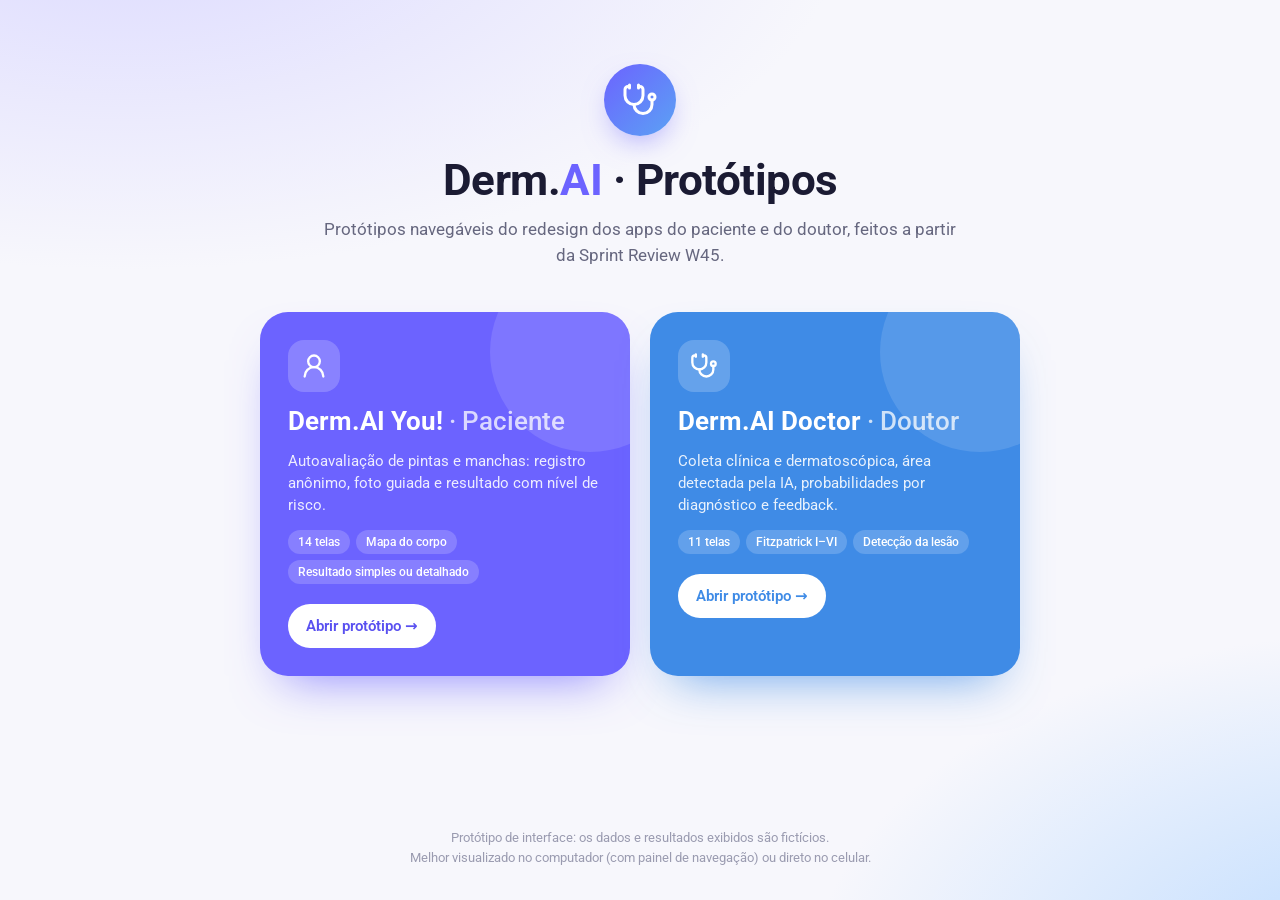
<file: index.html>
<!doctype html>
<html lang="pt-BR">
<head>
  <meta charset="utf-8">
  <meta name="viewport" content="width=device-width, initial-scale=1">
  <title>Derm.AI · Protótipos</title>
  <meta name="description" content="Protótipos navegáveis dos apps Derm.AI You! (paciente) e Derm.AI Doctor (doutor).">
  <meta name="theme-color" content="#6C63FF">
  <link rel="preconnect" href="https://fonts.googleapis.com">
  <link rel="preconnect" href="https://fonts.gstatic.com" crossorigin>
  <link href="https://fonts.googleapis.com/css2?family=Roboto:wght@400;500;600;700&display=swap" rel="stylesheet">
  <style>
    * { box-sizing: border-box; margin: 0; padding: 0; }
    body {
      font-family: 'Roboto', system-ui, sans-serif; color: #1B1B33; min-height: 100vh;
      background: radial-gradient(1200px 600px at 10% -10%, #DCDAFF 0%, transparent 60%),
                  radial-gradient(1000px 600px at 110% 110%, #B9D9FF 0%, transparent 60%), #F7F7FC;
      background-attachment: fixed;
      display: flex; flex-direction: column; align-items: center; padding: 64px 16px 32px;
    }
    header { text-align: center; max-width: 640px; }
    .logo { width: 72px; height: 72px; border-radius: 50%; margin: 0 auto 20px; display: grid; place-items: center;
      background: linear-gradient(135deg, #6C63FF, #5BA2F4); color: #fff; box-shadow: 0 12px 30px -10px rgba(108, 99, 255, .6); }
    .logo svg { width: 36px; height: 36px; }
    h1 { font-size: clamp(32px, 6vw, 44px); line-height: 1.1; font-weight: 700; letter-spacing: -.5px; }
    h1 span { color: #6C63FF; }
    header p { margin-top: 12px; font-size: 17px; line-height: 26px; color: #66677F; }
    .apps { display: grid; grid-template-columns: repeat(auto-fit, minmax(280px, 1fr)); gap: 20px; width: 100%; max-width: 760px; margin-top: 44px; }
    .app { position: relative; display: flex; flex-direction: column; gap: 14px; padding: 28px; border-radius: 28px; text-decoration: none; color: #fff; overflow: hidden;
      transition: transform .2s ease, box-shadow .2s ease; }
    .app:hover { transform: translateY(-4px); }
    .app.pac { background: #6C63FF; box-shadow: 0 24px 50px -24px rgba(108, 99, 255, .8); }
    .app.doc { background: #3F8BE6; box-shadow: 0 24px 50px -24px rgba(63, 139, 230, .8); }
    .app::after { content: ''; position: absolute; right: -60px; top: -60px; width: 200px; height: 200px; border-radius: 50%; background: rgba(255, 255, 255, .12); }
    .app .ic { width: 52px; height: 52px; border-radius: 16px; display: grid; place-items: center; background: rgba(255, 255, 255, .2); }
    .app .ic svg { width: 28px; height: 28px; }
    .app h2 { font-size: 26px; font-weight: 700; }
    .app h2 span { opacity: .75; font-weight: 500; }
    .app p { font-size: 15px; line-height: 22px; color: rgba(255, 255, 255, .88); }
    .app ul { list-style: none; display: flex; flex-wrap: wrap; gap: 6px; }
    .app li { font-size: 12px; font-weight: 500; padding: 5px 10px; border-radius: 12px; background: rgba(255, 255, 255, .18); }
    .app .go { margin-top: 6px; display: inline-flex; align-items: center; gap: 8px; align-self: flex-start; height: 44px; padding: 0 18px; border-radius: 22px; background: #fff; font-weight: 600; font-size: 15px; }
    .app.pac .go { color: #5A51F0; } .app.doc .go { color: #3F8BE6; }
    footer { margin-top: auto; padding-top: 48px; font-size: 13px; color: #9A9BB0; text-align: center; line-height: 20px; }
  </style>
</head>
<body>
  <header>
    <div class="logo"><svg viewBox="0 0 24 24" fill="none" stroke="currentColor" stroke-width="2" stroke-linecap="round" stroke-linejoin="round"><path d="M11 2v2M5 2v2M5 3H4a2 2 0 0 0-2 2v4a6 6 0 0 0 12 0V5a2 2 0 0 0-2-2h-1"/><path d="M8 15a6 6 0 0 0 12 0v-3"/><circle cx="20" cy="10" r="2"/></svg></div>
    <h1>Derm.<span>AI</span> · Protótipos</h1>
    <p>Protótipos navegáveis do redesign dos apps do paciente e do doutor, feitos a partir da Sprint Review W45.</p>
  </header>

  <main class="apps">
    <a class="app pac" href="paciente/">
      <span class="ic"><svg viewBox="0 0 24 24" fill="none" stroke="currentColor" stroke-width="2" stroke-linecap="round" stroke-linejoin="round"><circle cx="12" cy="8" r="5"/><path d="M20 21a8 8 0 0 0-16 0"/></svg></span>
      <h2>Derm.AI You! <span>· Paciente</span></h2>
      <p>Autoavaliação de pintas e manchas: registro anônimo, foto guiada e resultado com nível de risco.</p>
      <ul><li>14 telas</li><li>Mapa do corpo</li><li>Resultado simples ou detalhado</li></ul>
      <span class="go">Abrir protótipo →</span>
    </a>
    <a class="app doc" href="doutor/">
      <span class="ic"><svg viewBox="0 0 24 24" fill="none" stroke="currentColor" stroke-width="2" stroke-linecap="round" stroke-linejoin="round"><path d="M11 2v2M5 2v2M5 3H4a2 2 0 0 0-2 2v4a6 6 0 0 0 12 0V5a2 2 0 0 0-2-2h-1"/><path d="M8 15a6 6 0 0 0 12 0v-3"/><circle cx="20" cy="10" r="2"/></svg></span>
      <h2>Derm.AI Doctor <span>· Doutor</span></h2>
      <p>Coleta clínica e dermatoscópica, área detectada pela IA, probabilidades por diagnóstico e feedback.</p>
      <ul><li>11 telas</li><li>Fitzpatrick I–VI</li><li>Detecção da lesão</li></ul>
      <span class="go">Abrir protótipo →</span>
    </a>
  </main>

  <footer>Protótipo de interface: os dados e resultados exibidos são fictícios.<br>Melhor visualizado no computador (com painel de navegação) ou direto no celular.</footer>
</body>
</html>
</file>
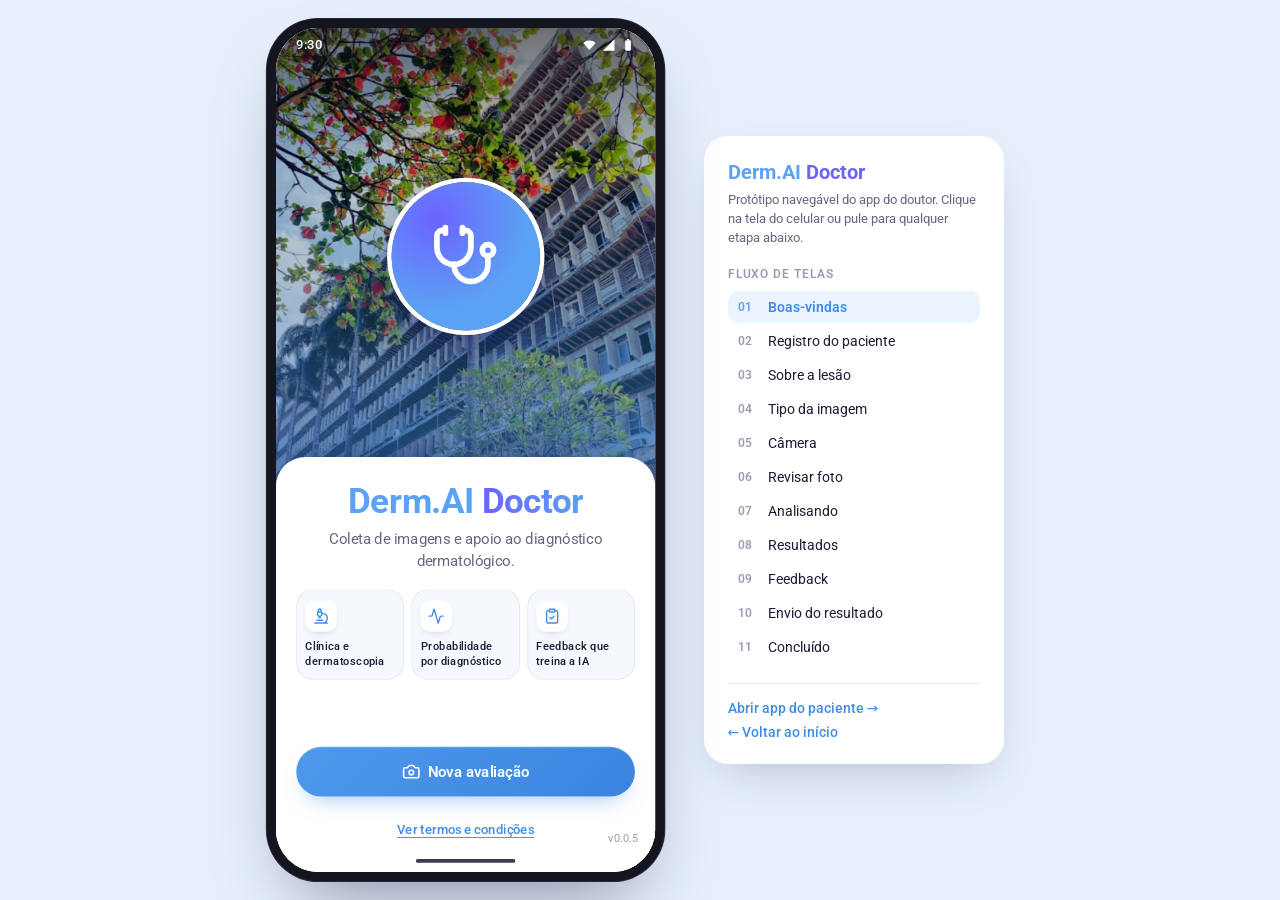
<file: doutor/index.html>
<!doctype html>
<html lang="pt-BR">
<head>
  <meta charset="utf-8">
  <meta name="viewport" content="width=device-width, initial-scale=1, viewport-fit=cover">
  <title>Derm.AI Doctor · Protótipo do doutor</title>
  <meta name="description" content="Protótipo navegável do app do doutor Derm.AI Doctor">
  <meta name="theme-color" content="#5BA2F4">
  <link rel="preconnect" href="https://fonts.googleapis.com">
  <link rel="preconnect" href="https://fonts.gstatic.com" crossorigin>
  <link href="https://fonts.googleapis.com/css2?family=Roboto:wght@400;500;600;700&display=swap" rel="stylesheet">
  <link rel="stylesheet" href="../assets/css/app.css">
  <style>
    :root { --photo-pos: 50% 50%; }
    .viewfinder, .photo, .orb .thumb { background-image: url('../assets/img/lesao_doutor.jpg'); }
  </style>
</head>
<body data-theme="doutor" data-home="boas-vindas">
<div class="stage">
  <div class="device-wrap">
    <div class="device">

      <!-- 01 · BOAS-VINDAS -->
      <section class="screen" id="boas-vindas" data-label="Boas-vindas">
        <div class="hero">
          <div class="statusbar"></div>
          <div class="logo"><i data-icon="stethoscope"></i></div>
        </div>
        <div class="welcome-sheet">
          <h1 class="brand">Derm.AI <span>Doctor</span></h1>
          <p class="lead">Coleta de imagens e apoio ao diagnóstico dermatológico.</p>
          <ul class="bento">
            <li><span class="mini"><i data-icon="microscope"></i></span>Clínica e dermatoscopia</li>
            <li><span class="mini"><i data-icon="activity"></i></span>Probabilidade por diagnóstico</li>
            <li><span class="mini"><i data-icon="clipboard"></i></span>Feedback que treina a IA</li>
          </ul>
          <div class="grow"></div>
          <button class="btn primary block" data-go="paciente"><i data-icon="camera"></i>Nova avaliação</button>
          <button class="link" data-sheet="m-termos">Ver termos e condições</button>
        </div>
        <span class="version">v0.0.5</span>
      </section>

      <!-- 02 · REGISTRO DO PACIENTE -->
      <section class="screen" id="paciente" data-label="Registro do paciente">
        <header class="hdr">
          <div class="statusbar"></div>
          <div class="topbar" data-title="Derm.AI Doctor" data-action="user" data-action-sheet="m-perfil"></div>
          <div class="hdr-body">
            <div class="hdr-title"><span class="tile"><i data-icon="edit" class="i-26"></i></span><h1>Registro do paciente</h1></div>
            <p class="hdr-sub">Dados opcionais e anônimos.</p>
          </div>
          <div class="stepper" data-steps="Paciente|Lesão|Imagem|Foto" data-current="1"></div>
        </header>
        <main class="sheet">
          <div class="sheet-scroll">
            <div>
              <label class="q" for="idade">Idade do paciente</label>
              <label class="age-field">
                <input id="idade" type="text" inputmode="numeric" pattern="[0-9]*" maxlength="3" value="23" placeholder="00" autocomplete="off">
                <span class="unit">anos</span>
                <span class="kbd" aria-hidden="true"><i data-icon="keyboard" class="i-20"></i></span>
              </label>
              <p class="age-msg">Toque para digitar.</p>
            </div>
            <div>
              <div class="q">Sexo</div>
              <div class="tiles" role="radiogroup" aria-label="Sexo do paciente">
                <button class="tile-opt" role="radio" aria-checked="true"><span class="bub"><i data-icon="mars"></i></span>Masculino</button>
                <button class="tile-opt" role="radio" aria-checked="false"><span class="bub"><i data-icon="venus"></i></span>Feminino</button>
                <button class="tile-opt" role="radio" aria-checked="false"><span class="bub"><i data-icon="circle-user"></i></span>Outro</button>
                <button class="tile-opt" role="radio" aria-checked="false"><span class="bub"><i data-icon="eye-off"></i></span>Prefiro não dizer</button>
              </div>
            </div>
            <div class="callout"><i data-icon="lock"></i><span>Nenhum dado que identifique o paciente é coletado.</span></div>
          </div>
          <div class="sheet-footer">
            <button class="btn primary block" data-go="lesao">Continuar<i data-icon="arrow-right"></i></button>
          </div>
        </main>
      </section>

      <!-- 03 · SOBRE A LESÃO -->
      <section class="screen" id="lesao" data-label="Sobre a lesão">
        <header class="hdr">
          <div class="statusbar"></div>
          <div class="topbar" data-title="Derm.AI Doctor" data-action="user" data-action-sheet="m-perfil"></div>
          <div class="hdr-body">
            <div class="hdr-title"><span class="tile"><i data-icon="stethoscope" class="i-26"></i></span><h1>Sobre a lesão</h1></div>
            <p class="hdr-sub">Fototipo e localização da lesão.</p>
          </div>
          <div class="stepper" data-steps="Paciente|Lesão|Imagem|Foto" data-current="2"></div>
        </header>
        <main class="sheet">
          <div class="sheet-scroll">
            <div>
              <div class="q">Fototipo (Fitzpatrick)
                <button class="hint-btn" data-sheet="m-fitz" aria-label="Ver escala de Fitzpatrick"><i data-icon="help" class="i-20"></i></button>
              </div>
              <div class="tones" role="radiogroup" aria-label="Fototipo de Fitzpatrick">
                <button class="tone-opt lt" role="radio" aria-checked="true" aria-label="Tipo I" style="--tone:var(--fitz-1)"><b>I</b></button>
                <button class="tone-opt lt" role="radio" aria-checked="false" aria-label="Tipo II" style="--tone:var(--fitz-2)"><b>II</b></button>
                <button class="tone-opt lt" role="radio" aria-checked="false" aria-label="Tipo III" style="--tone:var(--fitz-3)"><b>III</b></button>
                <button class="tone-opt" role="radio" aria-checked="false" aria-label="Tipo IV" style="--tone:var(--fitz-4)"><b>IV</b></button>
                <button class="tone-opt" role="radio" aria-checked="false" aria-label="Tipo V" style="--tone:var(--fitz-5)"><b>V</b></button>
                <button class="tone-opt" role="radio" aria-checked="false" aria-label="Tipo VI" style="--tone:var(--fitz-6)"><b>VI</b></button>
              </div>
            </div>
            <div class="body-card">
              <div class="body-top">
                <div class="seg"><button data-body-view="frente" aria-pressed="true">Anterior</button><button data-body-view="costas" aria-pressed="false">Posterior</button></div>
                <span class="pill"><i data-icon="map-pin" class="i-16"></i><span data-bind-target="regiao">Braços</span></span>
              </div>
              <svg class="bm" viewBox="0 0 200 340" role="radiogroup" aria-label="Região do corpo" data-bind="regiao">
                <g class="bm-r" role="radio" tabindex="0" aria-checked="true" aria-label="Braços" data-value="Braços"><rect x="40" y="86" width="19" height="92" rx="9.5"/><rect x="141" y="86" width="19" height="92" rx="9.5"/></g>
                <g class="bm-r" role="radio" tabindex="0" aria-checked="false" aria-label="Pernas" data-value="Pernas"><rect x="67" y="184" width="30" height="124" rx="15"/><rect x="103" y="184" width="30" height="124" rx="15"/></g>
                <g class="bm-r" role="radio" tabindex="0" aria-checked="false" aria-label="Tronco" data-value="Tronco" data-torso><rect x="64" y="68" width="72" height="112" rx="24"/></g>
                <path class="spine" d="M100 76 V172"/>
                <g class="bm-r" role="radio" tabindex="0" aria-checked="false" aria-label="Ombros" data-value="Ombros"><ellipse cx="62" cy="81" rx="14" ry="12"/><ellipse cx="138" cy="81" rx="14" ry="12"/></g>
                <g class="bm-r" role="radio" tabindex="0" aria-checked="false" aria-label="Pescoço" data-value="Pescoço"><rect x="91" y="51" width="18" height="19" rx="6"/></g>
                <g class="bm-r" role="radio" tabindex="0" aria-checked="false" aria-label="Cabeça" data-value="Cabeça"><ellipse cx="100" cy="29" rx="21" ry="25"/></g>
                <g class="bm-r" role="radio" tabindex="0" aria-checked="false" aria-label="Mãos" data-value="Mãos"><ellipse cx="49.5" cy="192" rx="10.5" ry="13"/><ellipse cx="150.5" cy="192" rx="10.5" ry="13"/></g>
                <g class="bm-r" role="radio" tabindex="0" aria-checked="false" aria-label="Pés" data-value="Pés"><ellipse cx="80" cy="321" rx="17" ry="9"/><ellipse cx="120" cy="321" rx="17" ry="9"/></g>
                <g class="bm-pin"><circle class="halo" r="9"/><circle class="core" r="6"/></g>
              </svg>
            </div>
          </div>
          <div class="sheet-footer">
            <button class="btn primary block" data-go="tipo">Continuar<i data-icon="arrow-right"></i></button>
          </div>
        </main>
      </section>

      <!-- 04 · TIPO DA IMAGEM -->
      <section class="screen" id="tipo" data-label="Tipo da imagem">
        <header class="hdr">
          <div class="statusbar"></div>
          <div class="topbar" data-title="Derm.AI Doctor" data-action="user" data-action-sheet="m-perfil"></div>
          <div class="hdr-body">
            <div class="hdr-title"><span class="tile"><i data-icon="camera" class="i-26"></i></span><h1>Tipo da imagem</h1></div>
            <p class="hdr-sub">Como a lesão será fotografada?</p>
          </div>
          <div class="stepper" data-steps="Paciente|Lesão|Imagem|Foto" data-current="3"></div>
        </header>
        <main class="sheet">
          <div class="sheet-scroll">
            <div class="type-list" role="radiogroup" aria-label="Tipo da imagem" data-bind="modo">
              <button class="type-card" role="radio" aria-checked="true" data-value="Clínica">
                <span class="art"><i data-icon="camera"></i></span><span class="radio"></span>
                <b>Clínica</b><small>Foto comum da pele, como vista a olho nu.</small>
              </button>
              <button class="type-card alt" role="radio" aria-checked="false" data-value="Dermatoscópica">
                <span class="art"><i data-icon="microscope"></i></span><span class="radio"></span>
                <b>Dermatoscópica</b><small>Foto ampliada, feita com dermatoscópio.</small>
              </button>
            </div>
            <div class="callout"><i data-icon="info"></i><span>O tipo da imagem define qual modelo de IA fará a análise.</span></div>
          </div>
          <div class="sheet-footer">
            <button class="btn primary block" data-go="camera">Abrir câmera<i data-icon="camera"></i></button>
          </div>
        </main>
      </section>

      <!-- 05 · CÂMERA -->
      <section class="screen camera dark" id="camera" data-label="Câmera">
        <div class="viewfinder"></div>
        <div class="brackets" aria-hidden="true"></div>
        <div class="guide" aria-hidden="true"></div>
        <div class="top">
          <div class="statusbar" style="color:#fff"></div>
          <div class="topbar" data-title="Fotografe a lesão"></div>
          <div class="stepper" data-steps="Paciente|Lesão|Imagem|Foto" data-current="4"></div>
        </div>
        <div class="mode-pill"><span class="pill"><i data-icon="camera" class="i-16"></i>Modo <span data-bind-target="modo">Clínica</span></span></div>
        <div class="hints" aria-live="polite">
          <span class="hint wait"><i data-icon="scan"></i>Procurando a lesão…</span>
          <span class="hint ready"><i data-icon="check"></i>Pronto! Toque para fotografar</span>
        </div>
        <div class="grow"></div>
        <div class="quality">
          <span class="qchip"><span class="qi"><i data-icon="sun"></i></span>Luz</span>
          <span class="qchip"><span class="qi"><i data-icon="focus"></i></span>Foco</span>
          <span class="qchip"><span class="qi"><i data-icon="ruler"></i></span>Distância</span>
        </div>
        <div class="cam-controls">
          <button class="cam-btn" data-go="revisar" aria-label="Escolher da galeria"><i data-icon="image"></i></button>
          <button class="shutter" data-shutter data-go="revisar" aria-label="Tirar foto"></button>
          <button class="cam-btn" data-flash-toggle aria-pressed="false" aria-label="Flash desligado"><i data-icon="zap-off"></i></button>
        </div>
        <div class="flash"></div>
      </section>

      <!-- 06 · REVISAR FOTO -->
      <section class="screen plain on-light" id="revisar" data-label="Revisar foto">
        <div class="statusbar"></div>
        <div class="topbar" data-title="Revisar foto"></div>
        <div class="content">
          <h2>Imagem capturada</h2>
          <p class="sub">Confira a qualidade antes da análise.</p>
          <div class="photo review-photo" role="img" aria-label="Foto capturada da lesão">
            <span class="glass" style="top:14px;left:14px"><i data-icon="sparkles"></i>Nitidez ótima</span>
            <span class="glass" style="top:14px;right:14px"><i data-icon="camera"></i><span data-bind-target="modo">Clínica</span></span>
          </div>
          <ul class="qgrid">
            <li><span class="ok"><i data-icon="check"></i></span>Centralizada</li>
            <li><span class="ok"><i data-icon="check"></i></span>Bordas nítidas</li>
            <li><span class="ok"><i data-icon="check"></i></span>Luz uniforme</li>
          </ul>
        </div>
        <div class="sheet-footer row">
          <button class="btn secondary" data-back><i data-icon="rotate"></i>Refazer</button>
          <button class="btn primary" data-go="analisando">Analisar<i data-icon="sparkles"></i></button>
        </div>
      </section>

      <!-- 07 · ANALISANDO -->
      <section class="screen analyzing dark" id="analisando" data-label="Analisando" data-next="resultados">
        <div class="statusbar" style="color:#fff"></div>
        <div class="center">
          <div class="orb">
            <span class="rip"></span><span class="rip"></span><span class="rip"></span>
            <svg viewBox="0 0 200 200"><circle class="track" cx="100" cy="100" r="95" fill="none" stroke-width="5"/><circle class="bar" cx="100" cy="100" r="95" fill="none" stroke-width="5" stroke-linecap="round"/></svg>
            <div class="thumb"></div>
          </div>
          <span class="pct"><b>0</b>%</span>
          <h2>Analisando a imagem</h2>
          <p>Calculando a probabilidade de cada diagnóstico.</p>
          <ul class="progress-list" aria-live="polite">
            <li><span class="ok"><i data-icon="check"></i></span>Lesão detectada</li>
            <li><span class="ok"><i data-icon="check"></i></span>Características extraídas</li>
            <li><span class="ok"><i data-icon="check"></i></span>Probabilidades calculadas</li>
          </ul>
        </div>
      </section>

      <!-- 08 · RESULTADOS (detecção + probabilidades) -->
      <section class="screen result on-light risk-low" id="resultados" data-label="Resultados">
        <div class="statusbar"></div>
        <div class="topbar" data-title="Resultados" data-action="user" data-action-sheet="m-perfil"></div>
        <div class="content">
          <div class="res-photo detect" id="detect">
            <div class="photo" role="img" aria-label="Lesão com área detectada pela IA"></div>
            <div class="bbox"><span>Nevus · 0,96</span></div>
            <span class="glass tl"><i data-icon="map-pin"></i>Braços · <span data-bind-target="modo">Clínica</span></span>
            <span class="glass detect-toggle">Detecção<button class="switch" role="switch" aria-checked="true" data-toggles="detect" aria-label="Mostrar área detectada"></button></span>
          </div>
          <div class="card dx-card">
            <div>
              <span class="overline">Diagnóstico mais provável</span>
              <div class="dx-name">Nevus</div>
              <div class="dx-desc">Lesão melanocítica benigna · risco estimado baixo</div>
            </div>
            <div class="donut" data-v="96"><span data-count="96" data-suffix="%">96%</span></div>
          </div>
          <div class="card">
            <span class="overline">Probabilidade por diagnóstico</span>
            <div class="probs" style="margin-top:14px">
              <div class="prob top"><div class="row"><span>Nevus</span><b>96%</b></div><div class="mbar"><i data-w="96%"></i></div></div>
              <div class="prob"><div class="row"><span>Carcinoma de células escamosas</span><b>4%</b></div><div class="mbar"><i data-w="4%"></i></div></div>
              <div class="prob"><div class="row"><span>Queratose seborreica</span><b>&lt; 1%</b></div><div class="mbar"><i data-w="1%"></i></div></div>
              <div class="prob"><div class="row"><span>Queratose actínica</span><b>&lt; 1%</b></div><div class="mbar"><i data-w="1%"></i></div></div>
              <div class="prob"><div class="row"><span>Carcinoma basocelular</span><b>&lt; 1%</b></div><div class="mbar"><i data-w="1%"></i></div></div>
              <div class="prob"><div class="row"><span>Melanoma</span><b>&lt; 1%</b></div><div class="mbar"><i data-w="1%"></i></div></div>
            </div>
          </div>
          <div class="callout muted"><i data-icon="info"></i><span>Probabilidades do modelo de IA. Não substituem o julgamento clínico.</span></div>
        </div>
        <div class="sheet-footer">
          <button class="btn primary block" data-go="feedback">Avaliar resultado<i data-icon="arrow-right"></i></button>
        </div>
      </section>

      <!-- 09 · FEEDBACK -->
      <section class="screen" id="feedback" data-label="Feedback">
        <header class="hdr">
          <div class="statusbar"></div>
          <div class="topbar" data-title="Derm.AI Doctor" data-action="user" data-action-sheet="m-perfil"></div>
          <div class="hdr-body">
            <div class="hdr-title"><span class="tile"><i data-icon="microscope" class="i-26"></i></span><h1>Feedback</h1></div>
            <p class="hdr-sub">Sua avaliação ajuda a treinar o modelo.</p>
          </div>
        </header>
        <main class="sheet">
          <div class="sheet-scroll">
            <div>
              <div class="q">O diagnóstico principal (Nevus) está:</div>
              <div class="options" role="radiogroup" aria-label="Avaliação do diagnóstico principal">
                <button class="option" role="radio" aria-checked="false"><span class="lead-ic"><i data-icon="check" class="i-20"></i></span><span>Correto</span><span class="radio"></span></button>
                <button class="option" role="radio" aria-checked="true" data-reveal="q-correto"><span class="lead-ic"><i data-icon="x" class="i-20"></i></span><span>Incorreto</span><span class="radio"></span></button>
                <button class="option" role="radio" aria-checked="false"><span class="lead-ic"><i data-icon="help" class="i-20"></i></span><span>Não tenho certeza</span><span class="radio"></span></button>
              </div>
            </div>
            <div id="q-correto">
              <div class="q">Qual o diagnóstico correto?</div>
              <div class="chips" role="radiogroup" aria-label="Diagnóstico correto">
                <button class="chip" role="radio" aria-checked="false">Carcinoma basocelular</button>
                <button class="chip" role="radio" aria-checked="true">Melanoma</button>
                <button class="chip" role="radio" aria-checked="false">Queratose seborreica</button>
                <button class="chip" role="radio" aria-checked="false">Queratose actínica</button>
                <button class="chip" role="radio" aria-checked="false">Carcinoma de células escamosas</button>
                <button class="chip" role="radio" aria-checked="false">Não tenho certeza</button>
                <button class="chip" role="radio" aria-checked="false">Outro</button>
              </div>
            </div>
            <div>
              <div class="q">Observações <small>opcional</small></div>
              <textarea class="input" placeholder="Ex.: bordas irregulares, crescimento recente…" aria-label="Observações"></textarea>
            </div>
          </div>
          <div class="sheet-footer">
            <button class="btn primary block" data-go="envio">Continuar<i data-icon="arrow-right"></i></button>
          </div>
        </main>
      </section>

      <!-- 10 · ENVIO DO RESULTADO -->
      <section class="screen" id="envio" data-label="Envio do resultado">
        <header class="hdr">
          <div class="statusbar"></div>
          <div class="topbar" data-title="Derm.AI Doctor" data-action="user" data-action-sheet="m-perfil"></div>
          <div class="hdr-body">
            <div class="hdr-title"><span class="tile"><i data-icon="send" class="i-26"></i></span><h1>Envio do resultado</h1></div>
            <p class="hdr-sub">Contribua com a base de dados.</p>
          </div>
        </header>
        <main class="sheet">
          <div class="sheet-scroll">
            <div class="share-hero"><span><i data-icon="shield-check"></i></span></div>
            <p class="share-text">Escolha o que enviar, de forma anônima, para melhorar a IA.</p>
            <ul class="card consent">
              <li><span class="bub"><i data-icon="image"></i></span><div><b>Imagem</b><small>Clínica · Braços</small></div><button class="switch" role="switch" aria-checked="true" aria-label="Enviar imagem"></button></li>
              <li><span class="bub"><i data-icon="user"></i></span><div><b>Dados do paciente</b><small>Idade, sexo e fototipo</small></div><button class="switch" role="switch" aria-checked="true" aria-label="Enviar dados do paciente"></button></li>
              <li><span class="bub"><i data-icon="clipboard"></i></span><div><b>Seu feedback</b><small>Avaliação do diagnóstico</small></div><button class="switch" role="switch" aria-checked="true" aria-label="Enviar feedback"></button></li>
            </ul>
            <div class="trust"><span><i data-icon="lock"></i>Sem identificação</span><span><i data-icon="shield-check"></i>Só para pesquisa</span></div>
          </div>
          <div class="sheet-footer">
            <button class="btn primary block" data-go="obrigado"><i data-icon="send"></i>Enviar</button>
            <button class="btn text" data-go="obrigado">Não enviar</button>
          </div>
        </main>
      </section>

      <!-- 11 · CONCLUÍDO -->
      <section class="screen plain" id="obrigado" data-label="Concluído">
        <div class="statusbar"></div>
        <div class="done-wrap">
          <div class="done-badge"><span><i data-icon="check"></i></span><div class="confetti"><i></i><i></i><i></i><i></i><i></i><i></i></div></div>
          <h1>Avaliação concluída</h1>
          <p>Obrigado! Cada imagem revisada deixa o modelo mais preciso.</p>
        </div>
        <div class="sheet-footer">
          <button class="btn primary block" data-reset data-go="paciente"><i data-icon="camera"></i>Nova avaliação</button>
          <button class="btn text" data-reset data-go="boas-vindas">Voltar ao início</button>
        </div>
      </section>

      <!-- ===== Bottom sheets ===== -->
      <div class="modal" id="m-termos" aria-hidden="true" role="dialog" aria-labelledby="t-termos">
        <div class="modal-card" tabindex="-1"><div class="handle"></div>
          <h3 id="t-termos">Termos e condições</h3>
          <p>O Derm.AI Doctor é uma ferramenta de pesquisa para apoio à decisão clínica. Os resultados não substituem o exame e o julgamento do profissional.</p>
          <p>As imagens enviadas são anônimas e usadas apenas para pesquisa e aprimoramento do modelo.</p>
          <p><em>Texto provisório do protótipo.</em></p>
          <button class="btn primary block" data-close>Entendi</button>
        </div>
      </div>
      <div class="modal" id="m-perfil" aria-hidden="true" role="dialog" aria-labelledby="t-perfil">
        <div class="modal-card" tabindex="-1"><div class="handle"></div>
          <h3 id="t-perfil">Sua conta</h3>
          <ul class="tips">
            <li><span class="mini"><i data-icon="user"></i></span>Profissional de saúde</li>
            <li><span class="mini"><i data-icon="clipboard"></i></span>12 avaliações enviadas</li>
            <li><span class="mini"><i data-icon="file-text"></i></span>Termos e condições</li>
          </ul>
          <button class="btn secondary block" data-close>Fechar</button>
        </div>
      </div>
      <div class="modal" id="m-fitz" aria-hidden="true" role="dialog" aria-labelledby="t-fitz">
        <div class="modal-card" tabindex="-1"><div class="handle"></div>
          <h3 id="t-fitz">Escala de Fitzpatrick</h3>
          <ul class="fitz-table">
            <li><i style="background:var(--fitz-1)"></i><b>I</b>Sempre queima, nunca bronzeia</li>
            <li><i style="background:var(--fitz-2)"></i><b>II</b>Queima com facilidade, bronzeia pouco</li>
            <li><i style="background:var(--fitz-3)"></i><b>III</b>Queima moderadamente, bronzeia aos poucos</li>
            <li><i style="background:var(--fitz-4)"></i><b>IV</b>Queima pouco, bronzeia com facilidade</li>
            <li><i style="background:var(--fitz-5)"></i><b>V</b>Raramente queima, bronzeia muito</li>
            <li><i style="background:var(--fitz-6)"></i><b>VI</b>Nunca queima, pele muito pigmentada</li>
          </ul>
          <button class="btn primary block" data-close>Entendi</button>
        </div>
      </div>
      <div class="toast" role="status"><i data-icon="check"></i><span></span></div>
    </div>
  </div>

  <aside class="panel" aria-label="Navegação do protótipo">
    <div class="brand-sm">Derm.AI <span>Doctor</span></div>
    <p class="desc">Protótipo navegável do app do doutor. Clique na tela do celular ou pule para qualquer etapa abaixo.</p>
    <h2>Fluxo de telas</h2>
    <ol class="flow" id="flow"></ol>
    <div class="panel-links">
      <a href="../paciente/">Abrir app do paciente →</a>
      <a href="../">← Voltar ao início</a>
    </div>
  </aside>
</div>
<script src="../assets/js/app.js"></script>
</body>
</html>
</file>
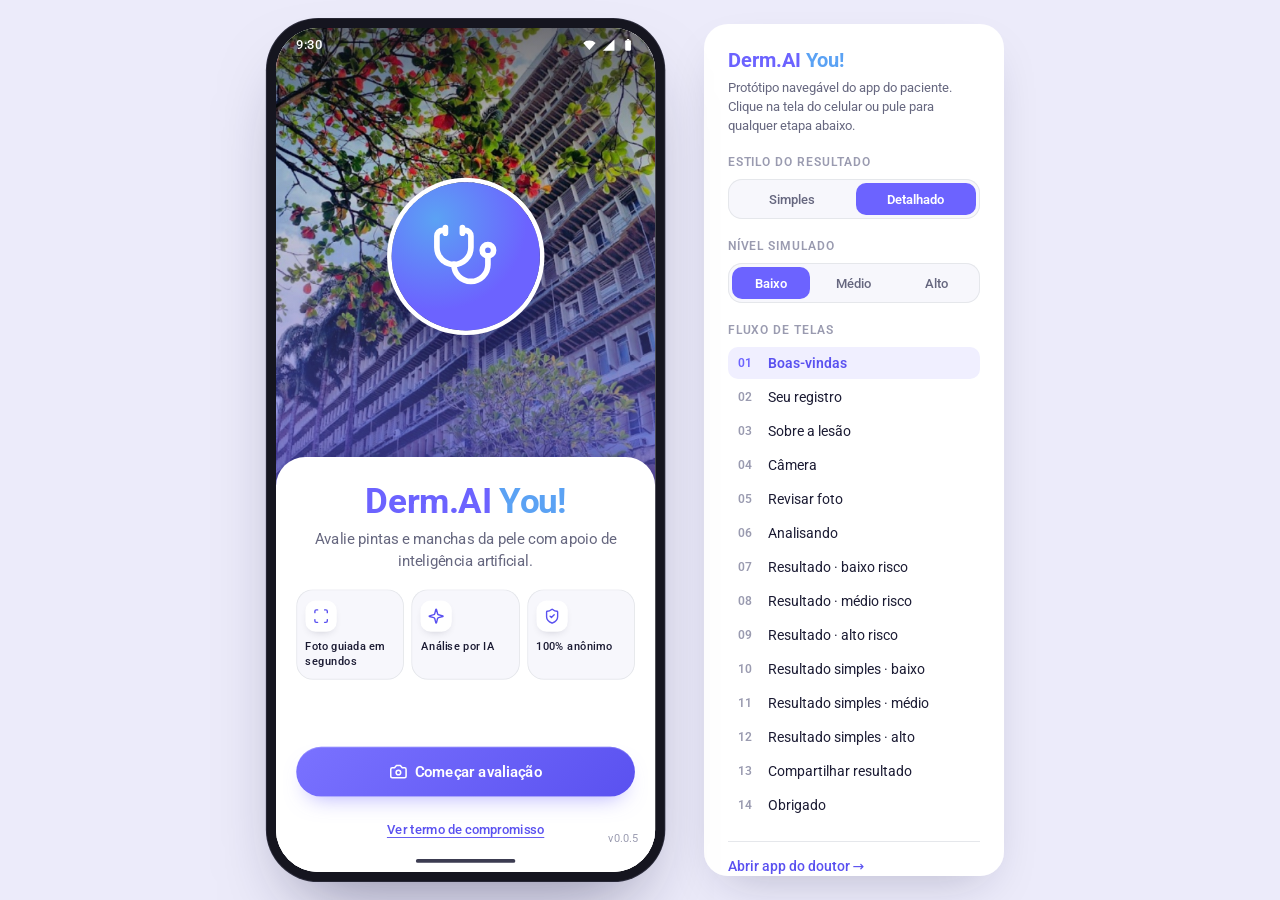
<file: paciente/index.html>
<!doctype html>
<html lang="pt-BR">
<head>
  <meta charset="utf-8">
  <meta name="viewport" content="width=device-width, initial-scale=1, viewport-fit=cover">
  <title>Derm.AI You! · Protótipo do paciente</title>
  <meta name="description" content="Protótipo navegável do app do paciente Derm.AI You!">
  <meta name="theme-color" content="#6C63FF">
  <link rel="preconnect" href="https://fonts.googleapis.com">
  <link rel="preconnect" href="https://fonts.gstatic.com" crossorigin>
  <link href="https://fonts.googleapis.com/css2?family=Roboto:wght@400;500;600;700&display=swap" rel="stylesheet">
  <link rel="stylesheet" href="../assets/css/app.css">
  <style>
    :root { --photo-pos: 40% 55%; }
    .viewfinder, .photo, .orb .thumb { background-image: url('../assets/img/lesao_paciente.jpg'); }
  </style>
</head>
<body data-theme="paciente" data-home="boas-vindas">
<svg width="0" height="0" style="position:absolute" aria-hidden="true">
  <defs>
    <linearGradient id="riskGrad" x1="0" y1="0" x2="1" y2="0">
      <stop offset="0" stop-color="#5BA2F4"/><stop offset=".5" stop-color="#6C63FF"/><stop offset="1" stop-color="#EC6E6F"/>
    </linearGradient>
  </defs>
</svg>
<div class="stage">
  <div class="device-wrap">
    <div class="device">

      <!-- 01 · BOAS-VINDAS -->
      <section class="screen" id="boas-vindas" data-label="Boas-vindas">
        <div class="hero">
          <div class="statusbar"></div>
          <div class="logo"><i data-icon="stethoscope"></i></div>
        </div>
        <div class="welcome-sheet">
          <h1 class="brand">Derm.AI <span>You!</span></h1>
          <p class="lead">Avalie pintas e manchas da pele com apoio de inteligência artificial.</p>
          <ul class="bento">
            <li><span class="mini"><i data-icon="scan"></i></span>Foto guiada em segundos</li>
            <li><span class="mini"><i data-icon="sparkles"></i></span>Análise por IA</li>
            <li><span class="mini"><i data-icon="shield-check"></i></span>100% anônimo</li>
          </ul>
          <div class="grow"></div>
          <button class="btn primary block" data-go="registro"><i data-icon="camera"></i>Começar avaliação</button>
          <button class="link" data-sheet="m-termo">Ver termo de compromisso</button>
        </div>
        <span class="version">v0.0.5</span>
      </section>

      <!-- 02 · SEU REGISTRO -->
      <section class="screen" id="registro" data-label="Seu registro">
        <header class="hdr">
          <div class="statusbar"></div>
          <div class="topbar" data-title="Derm.AI You!" data-action="help" data-action-sheet="m-ajuda"></div>
          <div class="hdr-body">
            <div class="hdr-title"><span class="tile"><i data-icon="edit" class="i-26"></i></span><h1>Seu registro</h1></div>
            <p class="hdr-sub">Informações opcionais e anônimas.</p>
          </div>
          <div class="stepper" data-steps="Perfil|Lesão|Foto" data-current="1"></div>
        </header>
        <main class="sheet">
          <div class="sheet-scroll">
            <div>
              <label class="q" for="idade">Qual a sua idade?</label>
              <label class="age-field">
                <input id="idade" type="text" inputmode="numeric" pattern="[0-9]*" maxlength="3" value="23" placeholder="00" autocomplete="off">
                <span class="unit">anos</span>
                <span class="kbd" aria-hidden="true"><i data-icon="keyboard" class="i-20"></i></span>
              </label>
              <p class="age-msg">Toque para digitar.</p>
            </div>
            <div>
              <div class="q">Gênero</div>
              <div class="tiles" role="radiogroup" aria-label="Gênero">
                <button class="tile-opt" role="radio" aria-checked="true"><span class="bub"><i data-icon="mars"></i></span>Masculino</button>
                <button class="tile-opt" role="radio" aria-checked="false"><span class="bub"><i data-icon="venus"></i></span>Feminino</button>
                <button class="tile-opt" role="radio" aria-checked="false"><span class="bub"><i data-icon="circle-user"></i></span>Outro</button>
                <button class="tile-opt" role="radio" aria-checked="false"><span class="bub"><i data-icon="eye-off"></i></span>Prefiro não dizer</button>
              </div>
            </div>
            <div class="callout"><i data-icon="lock"></i><span>Não pedimos nome, CPF ou contato.</span></div>
          </div>
          <div class="sheet-footer">
            <button class="btn primary block" data-go="lesao">Continuar<i data-icon="arrow-right"></i></button>
          </div>
        </main>
      </section>

      <!-- 03 · SOBRE A LESÃO -->
      <section class="screen" id="lesao" data-label="Sobre a lesão">
        <header class="hdr">
          <div class="statusbar"></div>
          <div class="topbar" data-title="Derm.AI You!" data-action="help" data-action-sheet="m-ajuda"></div>
          <div class="hdr-body">
            <div class="hdr-title"><span class="tile"><i data-icon="stethoscope" class="i-26"></i></span><h1>Sobre a lesão</h1></div>
            <p class="hdr-sub">Toque no corpo onde está a lesão.</p>
          </div>
          <div class="stepper" data-steps="Perfil|Lesão|Foto" data-current="2"></div>
        </header>
        <main class="sheet">
          <div class="sheet-scroll">
            <div class="body-card">
              <div class="body-top">
                <div class="seg"><button data-body-view="frente" aria-pressed="true">Frente</button><button data-body-view="costas" aria-pressed="false">Costas</button></div>
                <span class="pill"><i data-icon="map-pin" class="i-16"></i><span data-bind-target="regiao">Braços</span></span>
              </div>
              <svg class="bm" viewBox="0 0 200 340" role="radiogroup" aria-label="Região do corpo" data-bind="regiao">
                <g class="bm-r" role="radio" tabindex="0" aria-checked="true" aria-label="Braços" data-value="Braços"><rect x="40" y="86" width="19" height="92" rx="9.5"/><rect x="141" y="86" width="19" height="92" rx="9.5"/></g>
                <g class="bm-r" role="radio" tabindex="0" aria-checked="false" aria-label="Pernas" data-value="Pernas"><rect x="67" y="184" width="30" height="124" rx="15"/><rect x="103" y="184" width="30" height="124" rx="15"/></g>
                <g class="bm-r" role="radio" tabindex="0" aria-checked="false" aria-label="Tronco" data-value="Tronco" data-torso><rect x="64" y="68" width="72" height="112" rx="24"/></g>
                <path class="spine" d="M100 76 V172"/>
                <g class="bm-r" role="radio" tabindex="0" aria-checked="false" aria-label="Ombros" data-value="Ombros"><ellipse cx="62" cy="81" rx="14" ry="12"/><ellipse cx="138" cy="81" rx="14" ry="12"/></g>
                <g class="bm-r" role="radio" tabindex="0" aria-checked="false" aria-label="Pescoço" data-value="Pescoço"><rect x="91" y="51" width="18" height="19" rx="6"/></g>
                <g class="bm-r" role="radio" tabindex="0" aria-checked="false" aria-label="Cabeça" data-value="Cabeça"><ellipse cx="100" cy="29" rx="21" ry="25"/></g>
                <g class="bm-r" role="radio" tabindex="0" aria-checked="false" aria-label="Mãos" data-value="Mãos"><ellipse cx="49.5" cy="192" rx="10.5" ry="13"/><ellipse cx="150.5" cy="192" rx="10.5" ry="13"/></g>
                <g class="bm-r" role="radio" tabindex="0" aria-checked="false" aria-label="Pés" data-value="Pés"><ellipse cx="80" cy="321" rx="17" ry="9"/><ellipse cx="120" cy="321" rx="17" ry="9"/></g>
                <g class="bm-pin"><circle class="halo" r="9"/><circle class="core" r="6"/></g>
              </svg>
            </div>
            <div>
              <div class="q">Tom de pele aproximado
                <button class="hint-btn" data-sheet="m-tons" aria-label="Por que perguntamos o tom de pele?"><i data-icon="help" class="i-20"></i></button>
              </div>
              <div class="tones" role="radiogroup" aria-label="Tom de pele">
                <button class="tone-opt" role="radio" aria-checked="false" aria-label="Muito clara" style="--tone:var(--fitz-1)"></button>
                <button class="tone-opt" role="radio" aria-checked="true" aria-label="Clara" style="--tone:var(--fitz-2)"></button>
                <button class="tone-opt" role="radio" aria-checked="false" aria-label="Morena clara" style="--tone:var(--fitz-3)"></button>
                <button class="tone-opt" role="radio" aria-checked="false" aria-label="Morena" style="--tone:var(--fitz-4)"></button>
                <button class="tone-opt" role="radio" aria-checked="false" aria-label="Morena escura" style="--tone:var(--fitz-5)"></button>
                <button class="tone-opt" role="radio" aria-checked="false" aria-label="Negra" style="--tone:var(--fitz-6)"></button>
              </div>
            </div>
          </div>
          <div class="sheet-footer">
            <button class="btn primary block" data-go="camera">Abrir câmera<i data-icon="camera"></i></button>
          </div>
        </main>
      </section>

      <!-- 04 · CÂMERA -->
      <section class="screen camera dark" id="camera" data-label="Câmera">
        <div class="viewfinder"></div>
        <div class="brackets" aria-hidden="true"></div>
        <div class="guide" aria-hidden="true"></div>
        <div class="top">
          <div class="statusbar" style="color:#fff"></div>
          <div class="topbar" data-title="Fotografe a lesão" data-action="help" data-action-sheet="m-ajuda"></div>
          <div class="stepper" data-steps="Perfil|Lesão|Foto" data-current="3"></div>
        </div>
        <div class="hints" aria-live="polite">
          <span class="hint wait"><i data-icon="scan"></i>Procurando a lesão…</span>
          <span class="hint ready"><i data-icon="check"></i>Pronto! Toque para fotografar</span>
        </div>
        <div class="grow"></div>
        <div class="quality">
          <span class="qchip"><span class="qi"><i data-icon="sun"></i></span>Luz</span>
          <span class="qchip"><span class="qi"><i data-icon="focus"></i></span>Foco</span>
          <span class="qchip"><span class="qi"><i data-icon="ruler"></i></span>Distância</span>
        </div>
        <div class="cam-controls">
          <button class="cam-btn" data-go="revisar" aria-label="Escolher da galeria"><i data-icon="image"></i></button>
          <button class="shutter" data-shutter data-go="revisar" aria-label="Tirar foto"></button>
          <button class="cam-btn" data-flash-toggle aria-pressed="false" aria-label="Flash desligado"><i data-icon="zap-off"></i></button>
        </div>
        <div class="flash"></div>
      </section>

      <!-- 05 · REVISAR FOTO -->
      <section class="screen plain on-light" id="revisar" data-label="Revisar foto">
        <div class="statusbar"></div>
        <div class="topbar" data-title="Revisar foto"></div>
        <div class="content">
          <h2>Ficou nítida?</h2>
          <p class="sub">Confira antes de enviar para análise.</p>
          <div class="photo review-photo" role="img" aria-label="Foto capturada da lesão">
            <span class="glass" style="top:14px;left:14px"><i data-icon="sparkles"></i>Nitidez ótima</span>
          </div>
          <ul class="qgrid">
            <li><span class="ok"><i data-icon="check"></i></span>Centralizada</li>
            <li><span class="ok"><i data-icon="check"></i></span>Em foco</li>
            <li><span class="ok"><i data-icon="check"></i></span>Boa luz</li>
          </ul>
        </div>
        <div class="sheet-footer row">
          <button class="btn secondary" data-back><i data-icon="rotate"></i>Tirar outra</button>
          <button class="btn primary" data-go="analisando">Usar foto<i data-icon="check"></i></button>
        </div>
      </section>

      <!-- 06 · ANALISANDO -->
      <section class="screen analyzing dark" id="analisando" data-label="Analisando" data-next="resultado|medio|atencao" data-next-simple="simples-baixo|simples-medio|simples-alto">
        <div class="statusbar" style="color:#fff"></div>
        <div class="center">
          <div class="orb">
            <span class="rip"></span><span class="rip"></span><span class="rip"></span>
            <svg viewBox="0 0 200 200"><circle class="track" cx="100" cy="100" r="95" fill="none" stroke-width="5"/><circle class="bar" cx="100" cy="100" r="95" fill="none" stroke-width="5" stroke-linecap="round"/></svg>
            <div class="thumb"></div>
          </div>
          <span class="pct"><b>0</b>%</span>
          <h2>Analisando sua foto</h2>
          <p>Isso leva poucos segundos.</p>
          <ul class="progress-list" aria-live="polite">
            <li><span class="ok"><i data-icon="check"></i></span>Imagem recebida</li>
            <li><span class="ok"><i data-icon="check"></i></span>Padrões identificados</li>
            <li><span class="ok"><i data-icon="check"></i></span>Avaliação de risco pronta</li>
          </ul>
        </div>
      </section>

      <!-- 07 · RESULTADO: BAIXO RISCO -->
      <section class="screen result on-light risk-low" id="resultado" data-label="Resultado · baixo risco">
        <div class="statusbar"></div>
        <div class="topbar" data-title="Resultado" data-action="help" data-action-sheet="m-entenda"></div>
        <div class="content">
          <div class="res-photo">
            <div class="photo" role="img" aria-label="Foto analisada"></div>
            <span class="lesion-mark"></span>
            <span class="glass tl"><i data-icon="map-pin"></i>Braços</span>
            <span class="glass tr">Hoje, 16:31</span>
          </div>
          <div class="card gauge-card">
            <span class="overline">Chance de ser um problema</span>
            <div class="gauge" data-v="12">
              <svg viewBox="0 0 280 150" aria-hidden="true">
                <path class="g-track" d="M40 130 A100 100 0 0 1 240 130" fill="none" stroke-width="18" stroke-linecap="round"/>
                <path class="g-prog" d="M40 130 A100 100 0 0 1 240 130" fill="none" stroke-width="18" stroke-linecap="round"/>
                <g class="needle"><circle class="knob" cx="140" cy="30" r="12"/></g>
              </svg>
              <div class="gauge-center"><b><span data-count="12">12</span><small>%</small></b><span class="risk-pill">Risco baixo</span></div>
            </div>
            <div class="scale"><span>Baixo</span><span>Moderado</span><span>Alto</span></div>
            <p>Nenhum sinal de alerta encontrado nesta foto.</p>
          </div>
          <div class="card dx-card">
            <div>
              <span class="overline">Condição mais provável</span>
              <div class="dx-name">Nevus</div>
              <div class="dx-desc">Pinta comum, geralmente benigna.</div>
            </div>
            <div class="donut" data-v="94"><span data-count="94" data-suffix="%">94%</span></div>
          </div>
          <div class="card others">
            <h3>Outras possibilidades</h3>
            <ul>
              <li><div class="row"><span>Queratose seborreica</span><b>4%</b></div><div class="mbar"><i data-w="4%"></i></div></li>
              <li><div class="row"><span>Melanoma</span><b>1%</b></div><div class="mbar"><i data-w="1%"></i></div></li>
            </ul>
          </div>
          <div class="card reco">
            <span class="bub"><i data-icon="calendar"></i></span>
            <div><b>Refaça a foto em 3 meses</b><p>Acompanhe se a pinta muda de cor, forma ou tamanho.</p></div>
          </div>
          <div class="callout muted"><i data-icon="info"></i><span>Esta avaliação não é um diagnóstico médico. Em caso de dúvida, procure um dermatologista.</span></div>
        </div>
        <div class="sheet-footer row">
          <button class="btn secondary" data-go="envio">Continuar</button>
          <button class="btn primary" data-toast="Lembrete criado para daqui a 3 meses"><i data-icon="bell"></i>Lembrete</button>
        </div>
      </section>

      <!-- 08 · RESULTADO: MÉDIO RISCO -->
      <section class="screen result on-light risk-mid" id="medio" data-label="Resultado · médio risco">
        <div class="statusbar"></div>
        <div class="topbar" data-title="Resultado" data-action="help" data-action-sheet="m-entenda"></div>
        <div class="content">
          <div class="res-photo">
            <div class="photo" role="img" aria-label="Foto analisada"></div>
            <span class="lesion-mark"></span>
            <span class="glass tl"><i data-icon="map-pin"></i>Braços</span>
            <span class="glass tr">Hoje, 16:31</span>
          </div>
          <div class="card gauge-card">
            <span class="overline">Chance de ser um problema</span>
            <div class="gauge" data-v="46">
              <svg viewBox="0 0 280 150" aria-hidden="true">
                <path class="g-track" d="M40 130 A100 100 0 0 1 240 130" fill="none" stroke-width="18" stroke-linecap="round"/>
                <path class="g-prog" d="M40 130 A100 100 0 0 1 240 130" fill="none" stroke-width="18" stroke-linecap="round"/>
                <g class="needle"><circle class="knob" cx="140" cy="30" r="12"/></g>
              </svg>
              <div class="gauge-center"><b><span data-count="46">46</span><small>%</small></b><span class="risk-pill">Risco moderado</span></div>
            </div>
            <div class="scale"><span>Baixo</span><span>Moderado</span><span>Alto</span></div>
            <p>Alguns sinais merecem a atenção de um médico.</p>
          </div>
          <div class="card dx-card">
            <div>
              <span class="overline">Condição mais provável</span>
              <div class="dx-name">Queratose actínica</div>
              <div class="dx-desc">Mancha causada pelo sol que pode evoluir.</div>
            </div>
            <div class="donut" data-v="58"><span data-count="58" data-suffix="%">58%</span></div>
          </div>
          <div class="card others">
            <h3>Outras possibilidades</h3>
            <ul>
              <li><div class="row"><span>Carcinoma basocelular</span><b>27%</b></div><div class="mbar"><i data-w="27%"></i></div></li>
              <li><div class="row"><span>Nevus</span><b>12%</b></div><div class="mbar"><i data-w="12%"></i></div></li>
            </ul>
          </div>
          <div class="card reco">
            <span class="bub"><i data-icon="stethoscope"></i></span>
            <div><b>Mostre a um dermatologista</b><p>Agende uma consulta nas próximas semanas e refaça a foto em 1 mês.</p></div>
          </div>
          <div class="callout muted"><i data-icon="info"></i><span>Esta avaliação não é um diagnóstico médico. Só um dermatologista pode confirmar.</span></div>
        </div>
        <div class="sheet-footer row">
          <button class="btn secondary" data-go="envio">Continuar</button>
          <button class="btn primary" data-toast="Lembrete criado para daqui a 1 mês"><i data-icon="bell"></i>Lembrete</button>
        </div>
      </section>

      <!-- 09 · RESULTADO: ALTO RISCO / ATENÇÃO -->
      <section class="screen result on-light risk-high" id="atencao" data-label="Resultado · alto risco">
        <div class="statusbar"></div>
        <div class="topbar" data-title="Resultado" data-action="help" data-action-sheet="m-porque"></div>
        <div class="content">
          <div class="alert-banner"><i data-icon="alert"></i><div><b>Procure um dermatologista</b>de preferência em até 2 semanas.</div></div>
          <div class="res-photo">
            <div class="photo" role="img" aria-label="Foto analisada"></div>
            <span class="lesion-mark"></span>
            <span class="glass tl"><i data-icon="map-pin"></i>Braços</span>
            <span class="glass tr">Hoje, 16:31</span>
          </div>
          <div class="card gauge-card">
            <span class="overline">Chance de ser um problema</span>
            <div class="gauge" data-v="81">
              <svg viewBox="0 0 280 150" aria-hidden="true">
                <path class="g-track" d="M40 130 A100 100 0 0 1 240 130" fill="none" stroke-width="18" stroke-linecap="round"/>
                <path class="g-prog" d="M40 130 A100 100 0 0 1 240 130" fill="none" stroke-width="18" stroke-linecap="round"/>
                <g class="needle"><circle class="knob" cx="140" cy="30" r="12"/></g>
              </svg>
              <div class="gauge-center"><b><span data-count="81">81</span><small>%</small></b><span class="risk-pill">Risco alto</span></div>
            </div>
            <div class="scale"><span>Baixo</span><span>Moderado</span><span>Alto</span></div>
            <p>Encontramos sinais que pedem avaliação médica.</p>
          </div>
          <div class="card dx-card">
            <div>
              <span class="overline">Condição mais provável</span>
              <div class="dx-name">Melanoma</div>
              <div class="dx-desc">Tipo de câncer de pele. Quanto antes avaliado, melhor.</div>
            </div>
            <div class="donut" data-v="72"><span data-count="72" data-suffix="%">72%</span></div>
          </div>
          <div class="card others">
            <h3>Outras possibilidades</h3>
            <ul>
              <li><div class="row"><span>Nevus</span><b>18%</b></div><div class="mbar"><i data-w="18%"></i></div></li>
              <li><div class="row"><span>Carcinoma basocelular</span><b>6%</b></div><div class="mbar"><i data-w="6%"></i></div></li>
            </ul>
          </div>
          <div class="card">
            <span class="overline">O que fazer agora</span>
            <ol class="steps" style="margin-top:12px">
              <li><span class="n">1</span>Agende uma consulta em até 2 semanas.</li>
              <li><span class="n">2</span>Mostre esta foto ao médico.</li>
              <li><span class="n">3</span>Observe mudanças de cor, tamanho ou forma.</li>
            </ol>
          </div>
          <div class="callout muted"><i data-icon="info"></i><span>Isto não é um diagnóstico. Muitas lesões assim são benignas, mas só um médico pode confirmar.</span></div>
        </div>
        <div class="sheet-footer">
          <button class="btn alert block" data-go="envio">Entendi<i data-icon="arrow-right"></i></button>
          <button class="link" data-sheet="m-porque" style="color:var(--alert-strong)">Por que estou vendo isto?</button>
        </div>
      </section>

      <!-- 10–12 · RESULTADO SIMPLES (sem porcentagens, para não assustar) -->
      <section class="screen calm on-light risk-low" id="simples-baixo" data-label="Resultado simples · baixo">
        <div class="statusbar"></div>
        <div class="topbar" data-title="Seu resultado"></div>
        <div class="content">
          <div class="card calm-hero">
            <div class="calm-ic"><i data-icon="smile"></i></div>
            <h2>Parece tudo tranquilo</h2>
            <p>Não encontramos sinais de alerta nesta pinta. Continue acompanhando, como de costume.</p>
            <div class="levels" aria-hidden="true"><i class="on"></i><i></i><i></i></div>
            <div class="levels-l"><b>Tranquilo</b><span style="text-align:center">Atenção</span><span style="text-align:right">Consulta</span></div>
          </div>
          <div class="card thumb-row">
            <div class="photo" role="img" aria-label="Foto analisada"></div>
            <div><b>Pinta no braço</b><small>Fotografada hoje, 16:31</small></div>
          </div>
          <div class="card">
            <span class="overline">Próximos passos</span>
            <ol class="steps" style="margin-top:12px">
              <li><span class="n">1</span>Fotografe de novo em 3 meses.</li>
              <li><span class="n">2</span>Repare se muda de cor, forma ou tamanho.</li>
              <li><span class="n">3</span>Use protetor solar no dia a dia.</li>
            </ol>
          </div>
          <div class="reassure"><i data-icon="heart"></i><span>Esta é uma triagem feita por IA para te orientar. Ela não substitui uma consulta médica.</span></div>
          <button class="more-link" data-go="resultado">Ver resultado detalhado<i data-icon="chevron-right"></i></button>
        </div>
        <div class="sheet-footer row">
          <button class="btn secondary" data-go="envio">Continuar</button>
          <button class="btn primary" data-toast="Lembrete criado para daqui a 3 meses"><i data-icon="bell"></i>Lembrete</button>
        </div>
      </section>

      <section class="screen calm on-light risk-mid" id="simples-medio" data-label="Resultado simples · médio">
        <div class="statusbar"></div>
        <div class="topbar" data-title="Seu resultado"></div>
        <div class="content">
          <div class="card calm-hero">
            <div class="calm-ic"><i data-icon="eye"></i></div>
            <h2>Vale mostrar a um médico</h2>
            <p>Alguns detalhes merecem uma olhada de um dermatologista. É só um cuidado a mais, sem motivo para pânico.</p>
            <div class="levels" aria-hidden="true"><i></i><i class="on"></i><i></i></div>
            <div class="levels-l"><span>Tranquilo</span><b style="text-align:center">Atenção</b><span style="text-align:right">Consulta</span></div>
          </div>
          <div class="card thumb-row">
            <div class="photo" role="img" aria-label="Foto analisada"></div>
            <div><b>Pinta no braço</b><small>Fotografada hoje, 16:31</small></div>
          </div>
          <div class="card">
            <span class="overline">Próximos passos</span>
            <ol class="steps" style="margin-top:12px">
              <li><span class="n">1</span>Agende uma consulta nas próximas semanas.</li>
              <li><span class="n">2</span>Leve esta foto para mostrar ao médico.</li>
              <li><span class="n">3</span>Fotografe de novo em 1 mês.</li>
            </ol>
          </div>
          <div class="reassure"><i data-icon="heart"></i><span>Esta é uma triagem feita por IA para te orientar. Só um médico pode dar o diagnóstico.</span></div>
          <button class="more-link" data-go="medio">Ver resultado detalhado<i data-icon="chevron-right"></i></button>
        </div>
        <div class="sheet-footer row">
          <button class="btn secondary" data-go="envio">Continuar</button>
          <button class="btn primary" data-toast="Em breve: dermatologistas perto de você"><i data-icon="map-pin"></i>Buscar médico</button>
        </div>
      </section>

      <section class="screen calm on-light risk-high" id="simples-alto" data-label="Resultado simples · alto">
        <div class="statusbar"></div>
        <div class="topbar" data-title="Seu resultado"></div>
        <div class="content">
          <div class="card calm-hero">
            <div class="calm-ic"><i data-icon="stethoscope"></i></div>
            <h2>Vamos cuidar disso logo</h2>
            <p>Recomendamos que um dermatologista veja esta lesão nas próximas 2 semanas. Quanto antes, melhor.</p>
            <div class="levels" aria-hidden="true"><i></i><i></i><i class="on"></i></div>
            <div class="levels-l"><span>Tranquilo</span><span style="text-align:center">Atenção</span><b style="text-align:right">Consulta</b></div>
          </div>
          <div class="card thumb-row">
            <div class="photo" role="img" aria-label="Foto analisada"></div>
            <div><b>Pinta no braço</b><small>Fotografada hoje, 16:31</small></div>
          </div>
          <div class="card">
            <span class="overline">Próximos passos</span>
            <ol class="steps" style="margin-top:12px">
              <li><span class="n">1</span>Agende uma consulta em até 2 semanas.</li>
              <li><span class="n">2</span>Leve esta foto para mostrar ao médico.</li>
              <li><span class="n">3</span>Enquanto isso, proteja a área do sol.</li>
            </ol>
          </div>
          <div class="reassure"><i data-icon="heart"></i><span>Muitas lesões assim acabam sendo benignas. A consulta serve para ter certeza.</span></div>
          <button class="more-link" data-go="atencao">Ver resultado detalhado<i data-icon="chevron-right"></i></button>
        </div>
        <div class="sheet-footer row">
          <button class="btn secondary" data-go="envio">Continuar</button>
          <button class="btn primary" data-toast="Em breve: dermatologistas perto de você"><i data-icon="map-pin"></i>Buscar médico</button>
        </div>
      </section>

      <!-- 13 · COMPARTILHAR -->
      <section class="screen" id="envio" data-label="Compartilhar resultado">
        <header class="hdr">
          <div class="statusbar"></div>
          <div class="topbar" data-title="Derm.AI You!"></div>
          <div class="hdr-body">
            <div class="hdr-title"><span class="tile"><i data-icon="send" class="i-26"></i></span><h1>Compartilhar</h1></div>
            <p class="hdr-sub">Ajude a melhorar a inteligência artificial.</p>
          </div>
        </header>
        <main class="sheet">
          <div class="sheet-scroll">
            <div class="share-hero"><span><i data-icon="shield-check"></i></span></div>
            <p class="share-text">Escolha o que enviar. Tudo vai de forma anônima e serve só para treinar o modelo.</p>
            <ul class="card consent">
              <li><span class="bub"><i data-icon="image"></i></span><div><b>Foto da lesão</b><small>Apenas a área fotografada</small></div><button class="switch" role="switch" aria-checked="true" aria-label="Enviar foto da lesão"></button></li>
              <li><span class="bub"><i data-icon="clipboard"></i></span><div><b>Suas respostas</b><small>Idade, gênero, pele e região</small></div><button class="switch" role="switch" aria-checked="true" aria-label="Enviar respostas"></button></li>
            </ul>
            <div class="trust"><span><i data-icon="lock"></i>Sem nome ou CPF</span><span><i data-icon="shield-check"></i>Só para pesquisa</span></div>
          </div>
          <div class="sheet-footer">
            <button class="btn primary block" data-go="obrigado"><i data-icon="send"></i>Enviar anonimamente</button>
            <button class="btn text" data-go="obrigado">Prefiro não enviar</button>
          </div>
        </main>
      </section>

      <!-- 11 · OBRIGADO -->
      <section class="screen plain" id="obrigado" data-label="Obrigado">
        <div class="statusbar"></div>
        <div class="done-wrap">
          <div class="done-badge"><span><i data-icon="check"></i></span><div class="confetti"><i></i><i></i><i></i><i></i><i></i><i></i></div></div>
          <h1>Obrigado!</h1>
          <p>Sua participação ajuda no diagnóstico precoce de doenças de pele.</p>
        </div>
        <div class="sheet-footer">
          <button class="btn primary block" data-reset data-go="boas-vindas"><i data-icon="camera"></i>Nova avaliação</button>
        </div>
      </section>

      <!-- ===== Bottom sheets ===== -->
      <div class="modal" id="m-termo" aria-hidden="true" role="dialog" aria-labelledby="t-termo">
        <div class="modal-card" tabindex="-1"><div class="handle"></div>
          <h3 id="t-termo">Termo de compromisso</h3>
          <p>O Derm.AI You! é um projeto de pesquisa. A avaliação é feita por inteligência artificial e não substitui uma consulta médica.</p>
          <p>As fotos e respostas enviadas são anônimas e usadas apenas para pesquisa e para melhorar o modelo.</p>
          <p><em>Texto provisório do protótipo.</em></p>
          <button class="btn primary block" data-close>Entendi</button>
        </div>
      </div>
      <div class="modal" id="m-ajuda" aria-hidden="true" role="dialog" aria-labelledby="t-ajuda">
        <div class="modal-card" tabindex="-1"><div class="handle"></div>
          <h3 id="t-ajuda">Dicas para uma boa foto</h3>
          <ul class="tips">
            <li><span class="mini"><i data-icon="sun"></i></span>Use luz natural, sem flash</li>
            <li><span class="mini"><i data-icon="ruler"></i></span>Mantenha cerca de 10 cm da pele</li>
            <li><span class="mini"><i data-icon="focus"></i></span>Toque na tela para focar a lesão</li>
            <li><span class="mini"><i data-icon="scan"></i></span>Deixe a lesão no centro do círculo</li>
          </ul>
          <button class="btn primary block" data-close>Entendi</button>
        </div>
      </div>
      <div class="modal" id="m-tons" aria-hidden="true" role="dialog" aria-labelledby="t-tons">
        <div class="modal-card" tabindex="-1"><div class="handle"></div>
          <h3 id="t-tons">Por que perguntamos o tom de pele?</h3>
          <p>Escolha o tom mais parecido com a pele que não pega sol, como a parte de dentro do braço. Isso ajuda a IA a analisar a foto com mais precisão.</p>
          <button class="btn primary block" data-close>Entendi</button>
        </div>
      </div>
      <div class="modal" id="m-entenda" aria-hidden="true" role="dialog" aria-labelledby="t-entenda">
        <div class="modal-card" tabindex="-1"><div class="handle"></div>
          <h3 id="t-entenda">Como ler o resultado</h3>
          <ul class="tips">
            <li><span class="mini"><i data-icon="activity"></i></span><span><b>Chance de ser um problema:</b> o quanto a IA considera que a lesão precisa de cuidado médico.</span></li>
            <li><span class="mini"><i data-icon="sparkles"></i></span><span><b>Condição mais provável:</b> o tipo de lesão mais parecido com a sua foto.</span></li>
          </ul>
          <button class="btn primary block" data-close>Entendi</button>
        </div>
      </div>
      <div class="modal" id="m-porque" aria-hidden="true" role="dialog" aria-labelledby="t-porque">
        <div class="modal-card" tabindex="-1"><div class="handle"></div>
          <h3 id="t-porque">Por que estou vendo isto?</h3>
          <p>A IA encontrou características que costumam pedir uma avaliação de perto, como cor irregular ou bordas pouco definidas.</p>
          <p>Muitas lesões assim são benignas, mas só um dermatologista pode confirmar.</p>
          <button class="btn alert block" data-close>Entendi</button>
        </div>
      </div>
      <div class="toast" role="status"><i data-icon="bell"></i><span></span></div>
    </div>
  </div>

  <aside class="panel" aria-label="Navegação do protótipo">
    <div class="brand-sm">Derm.AI <span>You!</span></div>
    <p class="desc">Protótipo navegável do app do paciente. Clique na tela do celular ou pule para qualquer etapa abaixo.</p>
    <h2>Estilo do resultado</h2>
    <div class="seg">
      <button data-style="simples" aria-pressed="false">Simples</button>
      <button data-style="detalhado" aria-pressed="true">Detalhado</button>
    </div>
    <h2>Nível simulado</h2>
    <div class="seg">
      <button data-risk="baixo" aria-pressed="true">Baixo</button>
      <button data-risk="medio" aria-pressed="false">Médio</button>
      <button data-risk="alto" aria-pressed="false">Alto</button>
    </div>
    <h2>Fluxo de telas</h2>
    <ol class="flow" id="flow"></ol>
    <div class="panel-links">
      <a href="../doutor/">Abrir app do doutor →</a>
      <a href="../">← Voltar ao início</a>
    </div>
  </aside>
</div>
<script src="../assets/js/app.js"></script>
</body>
</html>
</file>
<file: assets/css/app.css>
/* ==========================================================
   Derm.AI — protótipo navegável v2 (paciente + doutor)
   Paleta original; tema trocado por [data-theme]
   ========================================================== */
@property --p { syntax: '<number>'; inherits: true; initial-value: 0; }

:root {
  --text: #1B1B33; --text-2: #66677F; --text-3: #9A9BB0; --border: #E5E7EB; --white: #FFFFFF;
  --alert: #EC6E6F; --alert-strong: #D9534F; --alert-soft: #FDEDED;
  --blue: #5BA2F4; --blue-strong: #3F8BE6; --blue-soft: #EAF3FE;
  --purple: #6C63FF; --purple-strong: #5A51F0; --purple-soft: #F0EFFF;
  --scrim: #11121F;
  --fitz-1: #FFDBAB; --fitz-2: #F1C27E; --fitz-3: #DFAC6A; --fitz-4: #C68541; --fitz-5: #8D5524; --fitz-6: #3B2219;
  --card-shadow: 0 1px 2px rgba(27, 27, 51, .04), 0 8px 24px -12px rgba(27, 27, 51, .12);
  --ease: cubic-bezier(.2, .8, .2, 1);
}
[data-theme="paciente"] {
  --primary: #6C63FF; --primary-strong: #5A51F0; --container: #DCDAFF; --soft: #F0EFFF; --accent: #5BA2F4;
  --bg: #F7F7FC; --page: #ECEBFA;
  --btn: #7A72FF; --btn-2: #5A51F0; --btn-shadow: rgba(108, 99, 255, .55);
  --mesh: rgba(91, 162, 244, .7); --hero-tint: rgba(108, 99, 255, .6);
}
[data-theme="doutor"] {
  --primary: #5BA2F4; --primary-strong: #3F8BE6; --container: #B9D9FF; --soft: #EAF3FE; --accent: #6C63FF;
  --bg: #F5F9FE; --page: #E6EFFB;
  --btn: #4F98EE; --btn-2: #3A84DE; --btn-shadow: rgba(63, 139, 230, .55);
  --mesh: rgba(108, 99, 255, .55); --hero-tint: rgba(63, 139, 230, .6);
}

* { box-sizing: border-box; margin: 0; padding: 0; }
html, body { height: 100%; }
body { font-family: 'Roboto', system-ui, -apple-system, 'Segoe UI', sans-serif; color: var(--text); background: var(--page); -webkit-font-smoothing: antialiased; -webkit-tap-highlight-color: transparent; }
button { font: inherit; color: inherit; background: none; border: 0; cursor: pointer; }
ul, ol { list-style: none; }
:focus-visible { outline: 3px solid var(--accent); outline-offset: 2px; }
[hidden] { display: none !important; }

[data-icon] { display: inline-flex; width: 24px; height: 24px; flex: none; }
[data-icon] svg { width: 100%; height: 100%; }
.i-16 { width: 16px; height: 16px; } .i-20 { width: 20px; height: 20px; } .i-26 { width: 26px; height: 26px; }

/* ---------- palco / aparelho ---------- */
.stage { min-height: 100vh; display: flex; align-items: center; justify-content: center; gap: 48px; padding: 24px; }
.device-wrap { flex: none; width: 412px; height: 917px; }
.device { position: relative; width: 412px; height: 917px; overflow: hidden; border-radius: 46px; background: var(--white); transform-origin: top left;
  box-shadow: 0 0 0 10px #15151F, 0 0 0 11px #2C2C3C, 0 40px 80px -24px rgba(20, 20, 60, .5); }

/* ---------- telas ---------- */
.screen { position: absolute; inset: 0; display: flex; flex-direction: column; background: var(--white);
  opacity: 0; visibility: hidden; transform: translateX(28px); transition: opacity .3s ease, transform .3s var(--ease), visibility 0s linear .3s; }
.screen.active { opacity: 1; visibility: visible; transform: none; transition: opacity .3s ease, transform .3s var(--ease); }
.grow { flex: 1 1 auto; }

.statusbar { height: 32px; flex: none; display: flex; align-items: center; justify-content: space-between; padding: 4px 22px 0; font-size: 14px; font-weight: 500; position: relative; z-index: 2; }
.statusbar .sb-icons { display: flex; gap: 6px; align-items: center; }
.statusbar svg { width: 15px; height: 15px; }
.gesture { height: 24px; flex: none; display: flex; align-items: center; justify-content: center; background: var(--foot, #fff); position: relative; z-index: 3; }
.gesture::before { content: ''; width: 108px; height: 4px; border-radius: 2px; background: var(--text); opacity: .85; }
.dark .gesture::before { background: #fff; }

.topbar { height: 56px; flex: none; display: flex; align-items: center; justify-content: space-between; padding: 0 12px; position: relative; z-index: 2; }
.topbar-title { font-size: 17px; font-weight: 600; }
.icon-btn { width: 44px; height: 44px; border-radius: 50%; display: grid; place-items: center; background: rgba(255, 255, 255, .18); color: #fff;
  box-shadow: inset 0 0 0 1px rgba(255, 255, 255, .22); backdrop-filter: blur(8px); transition: background .2s; }
.icon-btn:hover { background: rgba(255, 255, 255, .28); }
.icon-btn.ghost { visibility: hidden; }
.on-light .icon-btn { background: #fff; color: var(--primary-strong); box-shadow: 0 0 0 1px var(--border), 0 4px 12px -6px rgba(27, 27, 51, .2); }
.on-light .topbar-title { color: var(--text); }

/* ---------- cabeçalho com gradiente ---------- */
.hdr { flex: none; position: relative; overflow: hidden; color: #fff; padding-bottom: 52px;
  background: radial-gradient(130% 90% at 105% -10%, var(--mesh) 0%, transparent 55%), radial-gradient(90% 70% at -15% 115%, var(--primary-strong) 0%, transparent 65%), var(--primary); }
.hdr::before { content: ''; position: absolute; right: -90px; top: -70px; width: 260px; height: 260px; border-radius: 50%; pointer-events: none;
  border: 1px solid rgba(255, 255, 255, .16); box-shadow: 0 0 0 40px rgba(255, 255, 255, .035), 0 0 0 41px rgba(255, 255, 255, .1), 0 0 0 82px rgba(255, 255, 255, .03); }
.hdr > * { position: relative; z-index: 1; }
.hdr-body { padding: 8px 24px 0; }
.hdr-title { display: flex; align-items: center; gap: 14px; }
.tile { width: 48px; height: 48px; border-radius: 16px; flex: none; display: grid; place-items: center; background: rgba(255, 255, 255, .18); box-shadow: inset 0 0 0 1px rgba(255, 255, 255, .25); }
.hdr h1 { font-size: 28px; line-height: 34px; font-weight: 700; letter-spacing: -.2px; }
.hdr-sub { margin-top: 8px; font-size: 16px; line-height: 24px; color: rgba(255, 255, 255, .85); }

/* stepper em vidro (Sprint Review W45) */
.stepper { display: flex; align-items: flex-start; margin: 20px 24px 0; padding: 12px 14px 10px; border-radius: 22px;
  background: rgba(255, 255, 255, .14); box-shadow: inset 0 0 0 1px rgba(255, 255, 255, .2); backdrop-filter: blur(12px); }
.stepper .step { display: flex; flex-direction: column; align-items: center; gap: 6px; width: 54px; flex: none; font-size: 12px; font-weight: 500; }
.stepper .dot { width: 30px; height: 30px; border-radius: 50%; display: grid; place-items: center; font-size: 14px; font-weight: 600;
  background: rgba(255, 255, 255, .12); box-shadow: inset 0 0 0 1.5px rgba(255, 255, 255, .5); color: rgba(255, 255, 255, .85); }
.stepper .step.next span:last-child { color: rgba(255, 255, 255, .7); }
.stepper .step.done .dot { background: #fff; box-shadow: none; color: var(--primary); }
.stepper .step.current .dot { background: var(--accent); color: #fff; box-shadow: 0 0 0 3px #fff, 0 0 0 7px rgba(255, 255, 255, .2); }
.stepper .step.current span:last-child { font-weight: 700; }
.stepper .line { flex: 1; height: 2px; margin: 14px -10px 0; border-radius: 1px; background: rgba(255, 255, 255, .3); }
.stepper .line.done { background: #fff; }

/* folha de conteúdo */
.sheet { flex: 1; min-height: 0; margin-top: -28px; position: relative; z-index: 2; display: flex; flex-direction: column; background: #fff;
  border-radius: 32px 32px 0 0; box-shadow: 0 -12px 30px -16px rgba(20, 20, 60, .35); }
.sheet-scroll, .content { flex: 1; min-height: 0; overflow-y: auto; display: flex; flex-direction: column; gap: 26px; scrollbar-width: none; }
.sheet-scroll::-webkit-scrollbar, .content::-webkit-scrollbar { display: none; }
.sheet-scroll { padding: 28px 24px 28px; }
.content { padding: 4px 20px 28px; gap: 14px; }
.sheet-footer { flex: none; position: relative; z-index: 2; margin-top: -24px; padding: 20px 24px 6px; display: flex; flex-direction: column; align-items: center; gap: 2px;
  background: linear-gradient(180deg, rgba(255, 255, 255, 0), var(--foot, #fff) 36%); }
.sheet-footer.row { flex-direction: row; gap: 12px; }
.sheet-footer.row .btn { flex: 1; padding: 0 14px; }

.q { font-size: 17px; line-height: 24px; font-weight: 600; display: flex; align-items: center; justify-content: space-between; margin-bottom: 12px; }
.q small { font-size: 13px; font-weight: 400; color: var(--text-3); }
.hint-btn { color: var(--primary-strong); width: 32px; height: 32px; display: grid; place-items: center; border-radius: 50%; background: var(--soft); }

/* botões */
.btn { height: 54px; padding: 0 24px; border-radius: 27px; display: inline-flex; align-items: center; justify-content: center; gap: 8px; white-space: nowrap;
  font-size: 16px; font-weight: 600; transition: transform .12s ease, box-shadow .2s ease, filter .2s; }
.btn:active { transform: scale(.98); }
.btn:hover { filter: brightness(1.05); }
.btn [data-icon] { width: 20px; height: 20px; }
.btn.primary { color: #fff; background: linear-gradient(135deg, var(--btn), var(--btn-2)); box-shadow: 0 12px 24px -12px var(--btn-shadow), inset 0 1px 0 rgba(255, 255, 255, .2); }
.btn.secondary { background: var(--soft); color: var(--primary-strong); }
.btn.alert { color: #fff; background: linear-gradient(135deg, #EF7A7B, #D9534F); box-shadow: 0 12px 24px -12px rgba(217, 83, 79, .6); }
.btn.text { background: none; color: var(--primary-strong); height: 44px; }
.btn.block { width: 100%; }
.link { font-size: 14px; font-weight: 500; color: var(--primary-strong); text-decoration: underline; text-underline-offset: 3px; padding: 10px; }

/* chips */
.chips { display: flex; flex-wrap: wrap; gap: 8px; }
.chip { height: 40px; padding: 0 16px; border-radius: 20px; display: inline-flex; align-items: center; gap: 6px; font-size: 14px; background: #fff; box-shadow: inset 0 0 0 1px var(--border); transition: background .15s, color .15s; }
.chip:hover { box-shadow: inset 0 0 0 1px var(--primary); }
.chip .ck { display: none; width: 16px; height: 16px; }
.chip[aria-checked="true"] { background: var(--primary); color: #fff; box-shadow: 0 6px 14px -8px var(--btn-shadow); }
.chip[aria-checked="true"] .ck { display: inline-flex; }

/* seletor de idade: campo numérico */
.age-field { display: flex; align-items: center; gap: 8px; height: 76px; padding: 0 14px 0 22px; border-radius: 22px; cursor: text;
  background: var(--bg); box-shadow: inset 0 0 0 1px var(--border); transition: box-shadow .2s, background .2s; }
.age-field:focus-within { background: #fff; box-shadow: inset 0 0 0 2px var(--primary), 0 0 0 6px var(--soft); }
.age-field input { width: 2.3ch; min-width: 1.3ch; border: 0; outline: 0; background: transparent; padding: 0;
  font: inherit; font-size: 40px; line-height: 52px; font-weight: 700; letter-spacing: -1px; color: var(--primary-strong); caret-color: var(--primary); font-variant-numeric: tabular-nums; }
.age-field input::placeholder { color: var(--text-3); font-weight: 500; }
.age-field .unit { font-size: 17px; color: var(--text-2); margin-top: 10px; }
.age-field .kbd { margin-left: auto; width: 44px; height: 44px; border-radius: 14px; display: grid; place-items: center; background: #fff; color: var(--primary-strong); box-shadow: 0 0 0 1px var(--border); }
.age-field:focus-within .kbd { background: var(--soft); box-shadow: none; }
.age-msg { font-size: 13px; color: var(--text-3); margin: 8px 4px 0; }
.age-field.invalid { box-shadow: inset 0 0 0 2px var(--alert-strong), 0 0 0 6px var(--alert-soft); }
.age-field.invalid + .age-msg { color: var(--alert-strong); }

/* opções em blocos (gênero / sexo) */
.tiles { display: grid; grid-template-columns: 1fr 1fr; gap: 10px; }
.tile-opt { height: 64px; line-height: 18px; border-radius: 18px; padding: 0 14px; display: flex; align-items: center; gap: 12px; text-align: left; font-size: 15px; font-weight: 500;
  background: #fff; box-shadow: inset 0 0 0 1px var(--border); transition: background .15s, box-shadow .15s, transform .15s; }
.tile-opt .bub { width: 36px; height: 36px; border-radius: 12px; flex: none; display: grid; place-items: center; background: var(--soft); color: var(--primary-strong); transition: background .15s, color .15s; }
.tile-opt .bub [data-icon] { width: 20px; height: 20px; }
.tile-opt[aria-checked="true"] { background: var(--soft); box-shadow: inset 0 0 0 2px var(--primary); }
.tile-opt[aria-checked="true"] .bub { background: var(--primary); color: #fff; }
.tile-opt.wide { grid-column: span 2; }

/* tons de pele em pastilhas */
.tones { display: grid; grid-template-columns: repeat(6, 1fr); gap: 8px; padding-top: 6px; }
.tone-opt { height: 68px; border-radius: 18px; background: var(--tone); position: relative; box-shadow: inset 0 0 0 1px rgba(0, 0, 0, .06); transition: transform .2s var(--ease), box-shadow .2s; }
.tone-opt b { position: absolute; left: 0; right: 0; bottom: 7px; font-size: 12px; font-weight: 700; color: rgba(255, 255, 255, .92); }
.tone-opt.lt b { color: rgba(27, 27, 51, .55); }
.tone-opt .ck { position: absolute; top: -7px; right: -7px; width: 22px; height: 22px; border-radius: 50%; background: var(--primary); color: #fff; display: grid; place-items: center; opacity: 0; transform: scale(.4); transition: .2s var(--ease); box-shadow: 0 0 0 2px #fff; }
.tone-opt .ck [data-icon] { width: 13px; height: 13px; }
.tone-opt[aria-checked="true"] { transform: translateY(-5px); box-shadow: 0 0 0 3px #fff, 0 0 0 5px var(--primary), 0 12px 18px -10px rgba(27, 27, 51, .45); }
.tone-opt[aria-checked="true"] .ck { opacity: 1; transform: none; }

/* mapa do corpo */
.body-card { border-radius: 24px; background: radial-gradient(120% 80% at 50% 0%, var(--soft), var(--bg) 70%); box-shadow: inset 0 0 0 1px var(--border); padding: 12px; }
.body-top { display: flex; justify-content: space-between; align-items: center; gap: 8px; }
.seg { display: inline-grid; grid-auto-flow: column; grid-auto-columns: 1fr; gap: 4px; padding: 4px; border-radius: 14px; background: #fff; box-shadow: inset 0 0 0 1px var(--border); }
.seg button { height: 32px; padding: 0 12px; border-radius: 10px; font-size: 13px; font-weight: 500; color: var(--text-2); }
.seg button[aria-pressed="true"] { background: var(--primary); color: #fff; font-weight: 600; }
.body-top .pill { background: #fff; box-shadow: inset 0 0 0 1px var(--container); }
.bm { display: block; width: 100%; height: 272px; margin-top: 6px; overflow: visible; }
.bm-r { cursor: pointer; outline: none; }
.bm-r > * { fill: #fff; stroke: var(--container); stroke-width: 1.5; transition: fill .2s, stroke .2s; }
.bm-r:hover > * { fill: var(--soft); stroke: var(--primary); }
.bm-r:focus-visible > * { stroke: var(--accent); stroke-width: 3; }
.bm-r[aria-checked="true"] > * { fill: var(--primary); stroke: var(--primary-strong); }
.bm .spine { stroke: var(--container); stroke-width: 1.5; stroke-dasharray: 3 4; fill: none; opacity: 0; transition: opacity .2s; pointer-events: none; }
.bm.back .spine { opacity: 1; }
.bm-pin { pointer-events: none; transition: transform .35s var(--ease); }
.bm-pin .core { fill: #fff; stroke: var(--primary-strong); stroke-width: 3; }
.bm-pin .halo { fill: none; stroke: #fff; stroke-width: 2; opacity: .9; transform-box: fill-box; transform-origin: center; animation: halo 1.8s ease-out infinite; }
@keyframes halo { 0% { transform: scale(.6); opacity: .9; } 100% { transform: scale(2.2); opacity: 0; } }

/* linhas de opção (rádio) */
.options { display: flex; flex-direction: column; gap: 8px; }
.option { width: 100%; min-height: 56px; padding: 0 16px; border-radius: 18px; display: flex; align-items: center; justify-content: space-between; gap: 12px; text-align: left; font-size: 16px; background: #fff; box-shadow: inset 0 0 0 1px var(--border); transition: background .15s, box-shadow .15s; }
.option .radio { width: 22px; height: 22px; border-radius: 50%; flex: none; display: grid; place-items: center; box-shadow: inset 0 0 0 2px var(--text-3); }
.option[aria-checked="true"] { background: var(--soft); box-shadow: inset 0 0 0 2px var(--primary); }
.option[aria-checked="true"] .radio { box-shadow: inset 0 0 0 2px var(--primary); }
.option[aria-checked="true"] .radio::after { content: ''; width: 12px; height: 12px; border-radius: 50%; background: var(--primary); }
.option .lead-ic { width: 32px; height: 32px; border-radius: 10px; display: grid; place-items: center; background: var(--soft); color: var(--primary-strong); margin-left: -4px; }
.option .lead-ic + span { margin-right: auto; }

.callout { display: flex; gap: 12px; align-items: flex-start; padding: 14px 16px; border-radius: 18px; background: var(--soft); font-size: 14px; line-height: 20px; }
.callout [data-icon] { width: 20px; height: 20px; color: var(--primary-strong); }
.callout.muted { background: transparent; padding: 0 4px; color: var(--text-2); font-size: 13px; line-height: 18px; }
.callout.muted [data-icon] { color: var(--text-3); width: 18px; height: 18px; }

.card { background: #fff; border-radius: 26px; padding: 18px; box-shadow: var(--card-shadow), 0 0 0 1px rgba(229, 231, 235, .7); }
.overline { font-size: 11px; line-height: 14px; font-weight: 600; letter-spacing: .08em; text-transform: uppercase; color: var(--text-3); }
.pill { display: inline-flex; align-items: center; gap: 6px; height: 28px; padding: 0 11px; border-radius: 14px; font-size: 12px; font-weight: 600; background: var(--soft); color: var(--primary-strong); white-space: nowrap; }

/* ---------- boas-vindas ---------- */
.hero { position: relative; width: 100%; aspect-ratio: 1080 / 1380; flex: none; background: url('../img/campus.jpg') center / cover; }
.hero::after { content: ''; position: absolute; inset: 0; z-index: 0; background: linear-gradient(180deg, rgba(17, 18, 31, .5) 0%, rgba(17, 18, 31, 0) 28%, var(--hero-tint) 100%); }
.hero .statusbar { position: absolute; top: 0; left: 0; right: 0; color: #fff; }
.logo { position: absolute; z-index: 1; left: 50%; top: 47.1%; width: 39%; aspect-ratio: 1; transform: translate(-50%, -50%); border-radius: 50%; color: #fff; display: grid; place-items: center;
  background: radial-gradient(circle at 30% 25%, var(--accent), var(--primary) 60%); box-shadow: 0 0 0 5px #fff, 0 18px 40px rgba(20, 16, 90, .4); }
.logo [data-icon] { width: 46%; height: 46%; }
.logo .orbit { position: absolute; inset: -22px; border-radius: 50%; border: 2px dashed rgba(255, 255, 255, .65); animation: spin 22s linear infinite; }
.logo .orbit::after { content: ''; position: absolute; top: 50%; right: -7px; width: 12px; height: 12px; border-radius: 50%; background: #fff; box-shadow: 0 0 12px 2px rgba(255, 255, 255, .8); }
@keyframes spin { to { transform: rotate(360deg); } }
.welcome-sheet { flex: 1; min-height: 0; margin-top: -60px; position: relative; z-index: 3; overflow-y: auto; scrollbar-width: none; background: #fff; border-radius: 32px 32px 0 0;
  padding: 26px 22px 4px; display: flex; flex-direction: column; align-items: center; gap: 18px; box-shadow: 0 -16px 30px -18px rgba(20, 20, 60, .45); }
.brand { font-size: 38px; line-height: 44px; font-weight: 700; color: var(--primary); text-align: center; letter-spacing: -.6px; }
.brand span { background: linear-gradient(90deg, var(--accent), var(--primary)); -webkit-background-clip: text; background-clip: text; color: transparent; }
[data-theme="paciente"] .brand span { background: none; color: var(--accent); }
.lead { font-size: 16px; line-height: 24px; color: var(--text-2); text-align: center; margin-top: -10px; }
.bento { width: 100%; display: grid; grid-template-columns: repeat(3, 1fr); gap: 8px; }
.bento li { border-radius: 18px; padding: 12px 10px; background: var(--bg); box-shadow: inset 0 0 0 1px var(--border); display: flex; flex-direction: column; gap: 8px; font-size: 12.5px; line-height: 16px; font-weight: 500; color: var(--text); }
.bento .mini { width: 34px; height: 34px; border-radius: 11px; display: grid; place-items: center; background: #fff; color: var(--primary-strong); box-shadow: 0 4px 10px -6px rgba(27, 27, 51, .3); }
.bento .mini [data-icon] { width: 18px; height: 18px; }
.version { position: absolute; right: 18px; bottom: 30px; font-size: 12px; color: var(--text-3); z-index: 4; }

/* ---------- câmera ---------- */
.camera { background: var(--scrim); color: #fff; }
.viewfinder { position: absolute; inset: 0; background-color: #2A2A3A; background-position: var(--photo-pos, center); background-size: cover; transform: scale(1.08); }
.viewfinder::after { content: ''; position: absolute; inset: 0; background: radial-gradient(circle at 50% 49%, rgba(17, 18, 31, 0) 0 122px, rgba(17, 18, 31, .62) 124px); }
.camera .top { position: relative; z-index: 2; background: linear-gradient(180deg, rgba(17, 18, 31, .8), rgba(17, 18, 31, 0)); padding-bottom: 14px; }
.camera .stepper { margin-top: 4px; }
.guide { position: absolute; z-index: 1; left: 50%; top: 49%; width: 244px; height: 244px; transform: translate(-50%, -50%); border-radius: 50%; border: 2px dashed rgba(255, 255, 255, .8); }
.screen.active .guide { animation: lock .4s ease 2.2s forwards; }
@keyframes lock { to { border: 3px solid var(--primary); box-shadow: 0 0 0 6px rgba(255, 255, 255, .18), 0 0 40px var(--primary); } }
.brackets { position: absolute; z-index: 1; left: 50%; top: 49%; width: 296px; height: 296px; transform: translate(-50%, -50%); pointer-events: none;
  background: linear-gradient(#fff, #fff) 0 0 / 30px 3px, linear-gradient(#fff, #fff) 0 0 / 3px 30px, linear-gradient(#fff, #fff) 100% 0 / 30px 3px, linear-gradient(#fff, #fff) 100% 0 / 3px 30px,
              linear-gradient(#fff, #fff) 0 100% / 30px 3px, linear-gradient(#fff, #fff) 0 100% / 3px 30px, linear-gradient(#fff, #fff) 100% 100% / 30px 3px, linear-gradient(#fff, #fff) 100% 100% / 3px 30px;
  background-repeat: no-repeat; opacity: .85; }
.hints { position: relative; z-index: 2; height: 40px; display: grid; place-items: center; margin-top: 4px; }
.hint { grid-area: 1 / 1; display: inline-flex; align-items: center; gap: 8px; padding: 10px 16px; border-radius: 22px; background: rgba(17, 18, 31, .55); backdrop-filter: blur(10px); font-size: 14px; box-shadow: inset 0 0 0 1px rgba(255, 255, 255, .12); }
.hint [data-icon] { width: 18px; height: 18px; }
.hint.ready { background: var(--primary); opacity: 0; }
.screen.active .hint.wait { animation: fadeOut .3s ease 2.2s forwards; }
.screen.active .hint.ready { animation: fadeIn .3s ease 2.3s forwards; }
@keyframes fadeOut { to { opacity: 0; transform: scale(.95); } }
@keyframes fadeIn { from { opacity: 0; transform: scale(.95); } to { opacity: 1; transform: none; } }
.mode-pill { position: relative; z-index: 2; align-self: center; margin-top: 8px; }
.mode-pill .pill { background: rgba(255, 255, 255, .16); color: #fff; backdrop-filter: blur(8px); box-shadow: inset 0 0 0 1px rgba(255, 255, 255, .2); }
.quality { position: relative; z-index: 2; display: flex; justify-content: center; gap: 8px; padding: 0 16px 16px; }
.qchip { display: inline-flex; align-items: center; gap: 6px; height: 34px; padding: 0 12px 0 6px; border-radius: 17px; font-size: 12px; font-weight: 500; background: rgba(17, 18, 31, .55); backdrop-filter: blur(10px); box-shadow: inset 0 0 0 1px rgba(255, 255, 255, .14); }
.qchip .qi { width: 24px; height: 24px; border-radius: 50%; display: grid; place-items: center; background: rgba(255, 255, 255, .14); }
.qchip .qi [data-icon] { width: 14px; height: 14px; }
.screen.active .qchip { animation: qok .3s ease forwards; }
.screen.active .qchip:nth-child(1) { animation-delay: .6s; } .screen.active .qchip:nth-child(2) { animation-delay: 1.2s; } .screen.active .qchip:nth-child(3) { animation-delay: 1.8s; }
@keyframes qok { to { background: rgba(255, 255, 255, .92); color: var(--text); } }
.screen.active .qchip .qi { animation: qoki .3s ease forwards; animation-delay: inherit; }
@keyframes qoki { to { background: var(--primary); color: #fff; } }
.cam-controls { position: relative; z-index: 2; height: 128px; flex: none; display: flex; align-items: center; justify-content: space-around; background: rgba(17, 18, 31, .9); }
.cam-btn { width: 52px; height: 52px; border-radius: 50%; display: grid; place-items: center; background: rgba(255, 255, 255, .14); color: #fff; }
.shutter { width: 82px; height: 82px; border-radius: 50%; box-shadow: inset 0 0 0 4px #fff; display: grid; place-items: center; }
.shutter::after { content: ''; width: 64px; height: 64px; border-radius: 50%; background: #fff; transition: transform .12s, background .3s; }
.screen.active .shutter::after { animation: armed .3s ease 2.3s forwards; }
@keyframes armed { to { background: radial-gradient(circle at 35% 30%, var(--accent), var(--primary)); } }
.shutter:active::after { transform: scale(.9); }
.camera .gesture { --foot: rgba(17, 18, 31, .9); }
.flash { position: absolute; inset: 0; background: #fff; opacity: 0; pointer-events: none; z-index: 10; }
.flash.go { animation: flash .35s ease-out; }
@keyframes flash { 0% { opacity: .9; } 100% { opacity: 0; } }

/* ---------- revisar ---------- */
.plain { background: var(--white); }
.plain .statusbar, .result .statusbar { color: var(--text); }
.content h2 { font-size: 24px; line-height: 30px; font-weight: 700; letter-spacing: -.2px; }
.content .sub { font-size: 15px; line-height: 22px; color: var(--text-2); margin-top: -10px; }
.photo { width: 100%; background-color: #2A2A3A; background-position: var(--photo-pos, center); background-size: cover; position: relative; overflow: hidden; }
.review-photo { aspect-ratio: 1; border-radius: 28px; box-shadow: 0 20px 40px -24px rgba(27, 27, 51, .6); }
.glass { position: absolute; display: inline-flex; align-items: center; gap: 6px; height: 30px; padding: 0 12px; border-radius: 15px; font-size: 12px; font-weight: 600; color: #fff;
  background: rgba(17, 18, 31, .45); backdrop-filter: blur(10px); box-shadow: inset 0 0 0 1px rgba(255, 255, 255, .18); }
.glass [data-icon] { width: 14px; height: 14px; }
.qgrid { display: grid; grid-template-columns: repeat(3, 1fr); gap: 8px; }
.qgrid li { border-radius: 18px; padding: 12px; background: var(--bg); box-shadow: inset 0 0 0 1px var(--border); font-size: 13px; font-weight: 500; display: flex; flex-direction: column; gap: 8px; }
.qgrid .ok { width: 28px; height: 28px; border-radius: 50%; display: grid; place-items: center; background: var(--primary); color: #fff; }
.qgrid .ok [data-icon] { width: 15px; height: 15px; }

/* ---------- analisando ---------- */
.analyzing { color: #fff; background: radial-gradient(120% 70% at 100% 0%, var(--mesh), transparent 60%), radial-gradient(100% 60% at 0% 100%, var(--primary-strong), transparent 70%), var(--primary); }
.analyzing .center { flex: 1; display: flex; flex-direction: column; align-items: center; justify-content: center; gap: 24px; padding: 0 28px; text-align: center; }
.orb { position: relative; width: 220px; height: 220px; display: grid; place-items: center; }
.orb .rip { position: absolute; inset: 20px; border-radius: 50%; border: 1.5px solid rgba(255, 255, 255, .45); animation: ripple 2.4s ease-out infinite; }
.orb .rip:nth-child(2) { animation-delay: .8s; } .orb .rip:nth-child(3) { animation-delay: 1.6s; }
@keyframes ripple { 0% { transform: scale(.75); opacity: .9; } 100% { transform: scale(1.35); opacity: 0; } }
.orb svg { position: absolute; inset: 10px; width: 200px; height: 200px; transform: rotate(-90deg); }
.orb .track { stroke: rgba(255, 255, 255, .22); }
.orb .bar { stroke: #fff; stroke-dasharray: 597; stroke-dashoffset: 597; }
.analyzing.active .orb .bar { animation: ring 3.4s ease-in-out forwards; }
@keyframes ring { to { stroke-dashoffset: 0; } }
.orb .thumb { position: relative; width: 164px; height: 164px; border-radius: 50%; background-position: var(--photo-pos, center); background-size: cover; overflow: hidden; box-shadow: 0 0 0 4px rgba(255, 255, 255, .25); }
.orb .thumb::after { content: ''; position: absolute; left: 0; right: 0; height: 36%; background: linear-gradient(180deg, transparent, rgba(255, 255, 255, .45), transparent); animation: scan 1.6s ease-in-out infinite; }
@keyframes scan { 0% { top: -36%; } 100% { top: 100%; } }
.pct { font-size: 15px; font-weight: 600; letter-spacing: .04em; font-variant-numeric: tabular-nums; padding: 6px 12px; border-radius: 14px; background: rgba(255, 255, 255, .16); margin-top: -8px; }
.analyzing h2 { font-size: 24px; line-height: 30px; font-weight: 700; }
.analyzing p { font-size: 15px; color: rgba(255, 255, 255, .82); margin-top: -16px; }
.progress-list { display: flex; flex-direction: column; gap: 12px; align-self: stretch; padding: 16px 18px; border-radius: 22px; background: rgba(255, 255, 255, .12); box-shadow: inset 0 0 0 1px rgba(255, 255, 255, .18); backdrop-filter: blur(10px); }
.progress-list li { display: flex; align-items: center; gap: 12px; font-size: 15px; opacity: .55; transition: opacity .3s; text-align: left; }
.progress-list .ok { width: 26px; height: 26px; border-radius: 50%; display: grid; place-items: center; box-shadow: inset 0 0 0 2px rgba(255, 255, 255, .6); flex: none; }
.progress-list .ok [data-icon] { width: 16px; height: 16px; opacity: 0; transition: opacity .3s; }
.progress-list li.done { opacity: 1; }
.progress-list li.done .ok { background: #fff; color: var(--primary); box-shadow: none; }
.progress-list li.done .ok [data-icon] { opacity: 1; }

/* ---------- resultados ---------- */
.result { background: var(--bg); --foot: var(--bg); }
.risk-low  { --risk: #5BA2F4; --risk-ink: #3F8BE6; --risk-soft: #EAF3FE; }
.risk-mid  { --risk: #6C63FF; --risk-ink: #5A51F0; --risk-soft: #F0EFFF; }
.risk-high { --risk: #EC6E6F; --risk-ink: #D9534F; --risk-soft: #FDEDED; }
.res-photo { position: relative; border-radius: 28px; overflow: hidden; flex: none; box-shadow: 0 18px 36px -22px rgba(27, 27, 51, .55); }
.res-photo .photo { aspect-ratio: 16 / 10.5; }
.res-photo .glass.tl { top: 12px; left: 12px; } .res-photo .glass.tr { top: 12px; right: 12px; }
.res-photo .glass.bl { bottom: 12px; left: 12px; }
.lesion-mark { position: absolute; left: var(--mx, 42%); top: var(--my, 52%); width: 74px; height: 74px; transform: translate(-50%, -50%); border-radius: 50%;
  border: 2px dashed #fff; box-shadow: 0 0 0 6px color-mix(in srgb, var(--risk) 45%, transparent); }
.lesion-mark::after { content: ''; position: absolute; inset: 0; border-radius: 50%; box-shadow: 0 0 0 2px var(--risk); animation: halo2 2s ease-out infinite; }
@keyframes halo2 { 0% { transform: scale(1); opacity: .9; } 100% { transform: scale(1.5); opacity: 0; } }
.alert-banner { display: flex; gap: 12px; align-items: center; padding: 14px 16px; border-radius: 20px; color: #fff; background: linear-gradient(135deg, #EF7A7B, #D9534F); box-shadow: 0 14px 26px -16px rgba(217, 83, 79, .8); font-size: 15px; line-height: 20px; font-weight: 500; }
.alert-banner [data-icon] { width: 22px; height: 22px; }
.alert-banner b { display: block; font-size: 16px; font-weight: 700; }

.gauge-card { text-align: center; padding: 16px 18px 16px; }
.gauge-card .overline { display: block; text-align: left; }
.gauge { position: relative; width: 100%; max-width: 280px; margin: 6px auto 0; }
.gauge svg { display: block; width: 100%; overflow: visible; }
.gauge .g-track { stroke: url(#riskGrad); opacity: .18; }
.gauge .g-prog { stroke: url(#riskGrad); stroke-dasharray: 314.16; stroke-dashoffset: 314.16; transition: stroke-dashoffset 1.2s var(--ease); }
.gauge .needle { transform-box: view-box; transform-origin: 140px 130px; transform: rotate(-90deg); transition: transform 1.2s var(--ease); }
.gauge .knob { fill: #fff; stroke: var(--risk); stroke-width: 5; filter: drop-shadow(0 3px 5px rgba(27, 27, 51, .25)); }
.gauge-center { position: absolute; left: 0; right: 0; bottom: 0; display: flex; flex-direction: column; align-items: center; gap: 4px; }
.gauge-center b { font-size: 44px; line-height: 46px; font-weight: 700; letter-spacing: -1px; color: var(--risk-ink); font-variant-numeric: tabular-nums; }
.gauge-center b small { font-size: 22px; font-weight: 600; }
.risk-pill { display: inline-flex; align-items: center; gap: 6px; height: 28px; padding: 0 12px; border-radius: 14px; font-size: 13px; font-weight: 600; background: var(--risk-soft); color: var(--risk-ink); }
.risk-pill::before { content: ''; width: 8px; height: 8px; border-radius: 50%; background: var(--risk); }
.scale { display: flex; justify-content: space-between; max-width: 280px; margin: 10px auto 0; font-size: 12px; color: var(--text-3); }
.gauge-card p { font-size: 14px; line-height: 20px; color: var(--text-2); margin-top: 10px; }

.dx-card { display: flex; align-items: center; gap: 14px; background: var(--risk-soft); box-shadow: none; }
.dx-card .overline { color: var(--risk-ink); opacity: .85; }
.dx-card .dx-name { font-size: 22px; line-height: 28px; font-weight: 700; margin-top: 4px; }
.dx-card .dx-desc { font-size: 13px; line-height: 18px; color: var(--text-2); margin-top: 2px; }
.donut { --ring: var(--risk); width: 82px; height: 82px; border-radius: 50%; flex: none; margin-left: auto; display: grid; place-items: center;
  background: conic-gradient(var(--ring) calc(var(--p) * 1%), rgba(255, 255, 255, .9) 0); transition: --p 1.1s var(--ease); box-shadow: 0 8px 18px -10px rgba(27, 27, 51, .35); }
.donut span { width: 64px; height: 64px; border-radius: 50%; background: #fff; display: grid; place-items: center; font-size: 18px; font-weight: 700; color: var(--risk-ink); font-variant-numeric: tabular-nums; }
.others h3 { font-size: 15px; font-weight: 600; margin-bottom: 12px; }
.others ul { display: flex; flex-direction: column; gap: 12px; }
.others .row { display: flex; justify-content: space-between; font-size: 14px; }
.others .row b { font-weight: 600; color: var(--text-2); font-variant-numeric: tabular-nums; }
.mbar { height: 6px; border-radius: 3px; background: var(--bg); margin-top: 6px; overflow: hidden; }
.mbar i { display: block; height: 100%; width: 0; border-radius: 3px; background: var(--text-3); transition: width 1s var(--ease); }
.reco { display: flex; gap: 14px; align-items: flex-start; }
.reco .bub { width: 44px; height: 44px; border-radius: 14px; flex: none; display: grid; place-items: center; background: var(--risk-soft); color: var(--risk-ink); }
.reco .bub [data-icon] { width: 22px; height: 22px; }
.reco b { display: block; font-size: 16px; line-height: 22px; font-weight: 600; }
.reco p { font-size: 14px; line-height: 20px; color: var(--text-2); margin-top: 2px; }
.steps { display: flex; flex-direction: column; gap: 12px; margin-top: 4px; }
.steps li { display: flex; gap: 12px; align-items: center; font-size: 14px; line-height: 20px; }
.steps .n { width: 26px; height: 26px; border-radius: 50%; flex: none; display: grid; place-items: center; font-size: 13px; font-weight: 700; background: var(--risk-soft); color: var(--risk-ink); }

/* doutor: detecção + probabilidades */
.bbox { position: absolute; left: 34%; top: 30%; width: 34%; height: 40%; border-radius: 10px; box-shadow: 0 0 0 2px #fff, 0 0 0 4px var(--accent), 0 0 30px rgba(108, 99, 255, .5); transition: opacity .2s; }
.bbox span { position: absolute; left: -4px; top: -34px; white-space: nowrap; padding: 5px 9px; border-radius: 8px; font-size: 12px; font-weight: 600; background: var(--accent); color: #fff; }
.detect.off .bbox { opacity: 0; }
.detect-toggle { position: absolute; right: 12px; bottom: 12px; display: inline-flex; align-items: center; gap: 8px; }
.switch { width: 44px; height: 26px; border-radius: 13px; background: var(--primary); position: relative; flex: none; transition: background .2s; }
.switch::after { content: ''; position: absolute; top: 3px; left: 21px; width: 20px; height: 20px; border-radius: 50%; background: #fff; transition: left .2s var(--ease); box-shadow: 0 1px 3px rgba(0, 0, 0, .2); }
.switch[aria-checked="false"] { background: #C9CAD8; }
.switch[aria-checked="false"]::after { left: 3px; }
.probs { display: flex; flex-direction: column; gap: 14px; }
.prob .row { display: flex; justify-content: space-between; align-items: center; gap: 12px; font-size: 14px; }
.prob .row b { font-weight: 600; color: var(--text-2); font-variant-numeric: tabular-nums; }
.prob .mbar i { background: var(--accent); }
.prob.top .row span { font-weight: 600; } .prob.top .row b { color: var(--primary-strong); }
.prob.top .mbar { background: var(--soft); } .prob.top .mbar i { background: linear-gradient(90deg, var(--primary), var(--primary-strong)); }
textarea.input { width: 100%; min-height: 88px; resize: none; border: 0; border-radius: 18px; padding: 14px 16px; font: inherit; font-size: 15px; background: var(--bg); box-shadow: inset 0 0 0 1px var(--border); color: var(--text); }
textarea.input:focus { outline: none; box-shadow: inset 0 0 0 2px var(--primary); }
.reveal { animation: fadeUp .3s ease; }
@keyframes fadeUp { from { opacity: 0; transform: translateY(8px); } to { opacity: 1; transform: none; } }

/* doutor: tipo de imagem */
.type-list { display: grid; grid-template-columns: 1fr 1fr; gap: 10px; }
.type-card { position: relative; display: flex; flex-direction: column; align-items: flex-start; gap: 12px; padding: 16px; min-height: 196px; text-align: left; border-radius: 24px; background: #fff; box-shadow: inset 0 0 0 1px var(--border); transition: box-shadow .15s, background .15s, transform .15s; overflow: hidden; }
.type-card .art { width: 100%; height: 76px; border-radius: 16px; display: grid; place-items: center; color: #fff; background: radial-gradient(circle at 30% 20%, rgba(255, 255, 255, .35), transparent 50%), linear-gradient(135deg, var(--primary), var(--primary-strong)); }
.type-card.alt .art { background: radial-gradient(circle at 30% 20%, rgba(255, 255, 255, .35), transparent 50%), linear-gradient(135deg, #8A83FF, #6C63FF); }
.type-card .art [data-icon] { width: 34px; height: 34px; }
.type-card b { font-size: 16px; font-weight: 600; }
.type-card small { font-size: 13px; line-height: 18px; color: var(--text-2); margin-top: -8px; }
.type-card .radio { position: absolute; top: 24px; right: 24px; width: 22px; height: 22px; border-radius: 50%; display: grid; place-items: center; background: rgba(255, 255, 255, .25); box-shadow: inset 0 0 0 2px #fff; }
.type-card[aria-checked="true"] { box-shadow: inset 0 0 0 2px var(--primary), 0 16px 26px -18px var(--btn-shadow); transform: translateY(-2px); }
.type-card[aria-checked="true"] .radio { background: #fff; }
.type-card[aria-checked="true"] .radio::after { content: ''; width: 10px; height: 10px; border-radius: 50%; background: var(--primary); }

/* envio / consentimento */
.share-hero { align-self: center; position: relative; width: 116px; height: 116px; display: grid; place-items: center; }
.share-hero::before, .share-hero::after { content: ''; position: absolute; border-radius: 50%; }
.share-hero::before { inset: 0; background: var(--soft); }
.share-hero::after { inset: -14px; border: 1.5px dashed var(--container); animation: spin 30s linear infinite; }
.share-hero span { position: relative; z-index: 1; width: 72px; height: 72px; border-radius: 22px; display: grid; place-items: center; color: #fff; background: linear-gradient(135deg, var(--btn), var(--btn-2)); box-shadow: 0 14px 24px -12px var(--btn-shadow); transform: rotate(-6deg); }
.share-hero span [data-icon] { width: 34px; height: 34px; transform: rotate(6deg); }
.share-text { font-size: 16px; line-height: 24px; text-align: center; margin-top: -6px; }
.consent { padding: 4px 16px; }
.consent li { display: flex; align-items: center; gap: 12px; padding: 14px 0; }
.consent li + li { border-top: 1px solid var(--border); }
.consent .bub { width: 40px; height: 40px; border-radius: 13px; display: grid; place-items: center; flex: none; background: var(--soft); color: var(--primary-strong); }
.consent .bub [data-icon] { width: 20px; height: 20px; }
.consent b { display: block; font-size: 15px; font-weight: 600; }
.consent small { display: block; font-size: 13px; color: var(--text-2); margin-top: 1px; }
.consent .switch { margin-left: auto; }
.trust { display: flex; justify-content: center; gap: 16px; font-size: 12px; color: var(--text-2); }
.trust span { display: inline-flex; align-items: center; gap: 5px; }
.trust [data-icon] { width: 14px; height: 14px; color: var(--primary-strong); }

/* obrigado */
.done-wrap { flex: 1; display: flex; flex-direction: column; align-items: center; justify-content: center; gap: 14px; padding: 0 32px; text-align: center; }
.done-badge { position: relative; width: 136px; height: 136px; border-radius: 50%; display: grid; place-items: center; background: var(--soft); }
.done-badge > span { width: 92px; height: 92px; border-radius: 50%; display: grid; place-items: center; color: #fff; background: linear-gradient(135deg, var(--btn), var(--btn-2)); box-shadow: 0 16px 30px -14px var(--btn-shadow); }
.done-badge [data-icon] { width: 46px; height: 46px; }
.screen.active .done-badge > span { animation: pop .55s cubic-bezier(.2, 1.4, .4, 1); }
@keyframes pop { 0% { transform: scale(.4); opacity: 0; } 100% { transform: scale(1); opacity: 1; } }
.confetti i { position: absolute; left: 50%; top: 50%; width: 10px; height: 10px; border-radius: 3px; opacity: 0; }
.screen.active .confetti i { animation: burst 1s var(--ease) .2s forwards; }
.confetti i:nth-child(1) { background: var(--purple); --tx: -90px; --ty: -60px; } .confetti i:nth-child(2) { background: var(--blue); --tx: 85px; --ty: -70px; border-radius: 50%; }
.confetti i:nth-child(3) { background: var(--alert); --tx: -100px; --ty: 30px; border-radius: 50%; } .confetti i:nth-child(4) { background: var(--container); --tx: 95px; --ty: 40px; }
.confetti i:nth-child(5) { background: var(--blue); --tx: -40px; --ty: -100px; } .confetti i:nth-child(6) { background: var(--purple); --tx: 110px; --ty: -20px; border-radius: 50%; }
@keyframes burst { 0% { opacity: 1; transform: translate(-50%, -50%) scale(.3); } 70% { opacity: 1; } 100% { opacity: .9; transform: translate(calc(-50% + var(--tx)), calc(-50% + var(--ty))) rotate(160deg) scale(1); } }
.done-wrap h1 { font-size: 30px; font-weight: 700; letter-spacing: -.4px; margin-top: 10px; }
.done-wrap p { font-size: 16px; line-height: 24px; color: var(--text-2); }

/* ---------- modais e toast ---------- */
.modal { position: absolute; inset: 0; z-index: 50; display: flex; align-items: flex-end; background: rgba(17, 18, 31, .45); backdrop-filter: blur(2px); opacity: 0; visibility: hidden; transition: opacity .25s, visibility 0s linear .25s; }
.modal.open { opacity: 1; visibility: visible; transition: opacity .25s; }
.modal-card { width: 100%; max-height: 82%; overflow-y: auto; background: #fff; border-radius: 30px 30px 0 0; padding: 12px 24px 36px; transform: translateY(100%); transition: transform .32s var(--ease); }
.modal.open .modal-card { transform: none; }
.modal-card .handle { width: 36px; height: 4px; border-radius: 2px; background: var(--border); margin: 0 auto 20px; }
.modal-card h3 { font-size: 20px; line-height: 26px; font-weight: 700; margin-bottom: 12px; }
.modal-card p { font-size: 15px; line-height: 22px; color: var(--text-2); margin-bottom: 12px; }
.modal-card .btn { margin-top: 8px; }
.tips { display: flex; flex-direction: column; gap: 14px; margin: 8px 0 16px; }
.tips li { display: flex; gap: 12px; align-items: center; font-size: 15px; }
.tips .mini { width: 38px; height: 38px; border-radius: 12px; display: grid; place-items: center; background: var(--soft); color: var(--primary-strong); flex: none; }
.tips .mini [data-icon] { width: 20px; height: 20px; }
.fitz-table { display: flex; flex-direction: column; gap: 10px; margin: 4px 0 16px; }
.fitz-table li { display: flex; gap: 12px; align-items: center; font-size: 14px; line-height: 20px; }
.fitz-table i { width: 28px; height: 28px; border-radius: 9px; flex: none; }
.fitz-table b { width: 28px; flex: none; }
.toast { position: absolute; z-index: 60; left: 20px; right: 20px; bottom: 116px; display: flex; gap: 10px; align-items: center; padding: 14px 16px; border-radius: 16px; background: var(--text); color: #fff; font-size: 14px; opacity: 0; transform: translateY(16px); transition: opacity .25s, transform .25s var(--ease); pointer-events: none; box-shadow: 0 16px 30px -14px rgba(0, 0, 0, .5); }
.toast.show { opacity: 1; transform: none; }
.toast [data-icon] { width: 20px; height: 20px; color: var(--container); }

/* ---------- painel lateral ---------- */
.panel { width: 300px; flex: none; max-height: calc(100vh - 48px); overflow-y: auto; align-self: center; background: #fff; border-radius: 24px; padding: 24px; box-shadow: 0 20px 50px -20px rgba(20, 20, 60, .25); }
.panel .brand-sm { font-size: 20px; font-weight: 700; color: var(--primary); }
.panel .brand-sm span { color: var(--accent); }
.panel .desc { font-size: 13px; line-height: 19px; color: var(--text-2); margin: 6px 0 20px; }
.panel h2 { font-size: 12px; letter-spacing: .08em; text-transform: uppercase; color: var(--text-3); font-weight: 600; margin-bottom: 10px; }
.panel .seg { display: grid; width: 100%; margin-bottom: 20px; background: var(--bg); }
.panel .seg button { padding: 0 6px; }
.flow { display: flex; flex-direction: column; gap: 2px; margin-bottom: 20px; counter-reset: flow; }
.flow button { width: 100%; display: flex; align-items: center; gap: 10px; padding: 8px 10px; border-radius: 10px; font-size: 14px; text-align: left; color: var(--text); }
.flow button::before { counter-increment: flow; content: counter(flow, decimal-leading-zero); font-size: 12px; font-weight: 600; color: var(--text-3); width: 20px; }
.flow button:hover { background: var(--bg); }
.flow button.on { background: var(--soft); color: var(--primary-strong); font-weight: 600; }
.flow button.on::before { color: var(--primary); }
.panel-links { display: flex; flex-direction: column; gap: 8px; border-top: 1px solid var(--border); padding-top: 16px; }
.panel-links a { font-size: 14px; color: var(--primary-strong); text-decoration: none; font-weight: 500; }
.panel-links a:hover { text-decoration: underline; }

@media (max-width: 1000px) { .panel { display: none; } }
@media (max-width: 520px) {
  .stage { padding: 0; }
  .device-wrap { width: 100vw !important; height: 100dvh !important; }
  .device { width: 100vw; height: 100dvh; border-radius: 0; box-shadow: none; transform: none !important; }
  .statusbar { visibility: hidden; height: max(12px, env(safe-area-inset-top)); }
}
@media (prefers-reduced-motion: reduce) { *, *::before, *::after { animation-duration: .01ms !important; transition-duration: .01ms !important; } }

/* ---------- resultado simples (sem porcentagens) ---------- */
.calm { background: var(--bg); --foot: var(--bg); }
.calm .content { gap: 14px; }
.calm-hero { text-align: center; padding: 26px 22px 22px; background: radial-gradient(120% 90% at 50% 0%, var(--risk-soft) 0%, #fff 72%); }
.calm-ic { width: 92px; height: 92px; margin: 0 auto 16px; border-radius: 50%; display: grid; place-items: center; background: #fff; color: var(--risk-ink);
  box-shadow: 0 0 0 10px rgba(255, 255, 255, .7), 0 0 0 11px var(--risk-soft), 0 14px 28px -16px rgba(27, 27, 51, .45); }
.screen.active .calm-ic { animation: breathe 4s ease-in-out infinite; }
@keyframes breathe { 50% { transform: scale(1.05); } }
.calm-ic [data-icon] { width: 42px; height: 42px; }
.calm-hero h2 { font-size: 24px; line-height: 30px; font-weight: 700; letter-spacing: -.2px; }
.calm-hero p { font-size: 15px; line-height: 22px; color: var(--text-2); margin-top: 8px; }
.levels { display: grid; grid-template-columns: repeat(3, 1fr); gap: 6px; margin-top: 20px; }
.levels i { height: 8px; border-radius: 4px; background: var(--border); }
.levels i.on { background: var(--risk); }
.levels-l { display: grid; grid-template-columns: repeat(3, 1fr); gap: 6px; margin-top: 6px; font-size: 12px; color: var(--text-3); }
.levels-l b { color: var(--risk-ink); font-weight: 600; }
.thumb-row { display: flex; align-items: center; gap: 14px; padding: 12px; }
.thumb-row .photo { width: 60px; height: 60px; border-radius: 16px; flex: none; }
.thumb-row b { display: block; font-size: 15px; font-weight: 600; }
.thumb-row small { display: block; font-size: 13px; color: var(--text-2); margin-top: 2px; }
.reassure { display: flex; gap: 12px; align-items: flex-start; padding: 14px 16px; border-radius: 20px; background: #fff; box-shadow: inset 0 0 0 1px var(--border); font-size: 14px; line-height: 20px; color: var(--text-2); }
.reassure [data-icon] { width: 20px; height: 20px; color: var(--risk-ink); }
.more-link { align-self: center; display: inline-flex; align-items: center; gap: 6px; font-size: 14px; font-weight: 500; color: var(--text-2); padding: 6px 10px; border-radius: 12px; }
.more-link:hover { background: #fff; color: var(--primary-strong); }
.more-link [data-icon] { width: 16px; height: 16px; }
.levels-l > * { text-align: center !important; }
</file>
